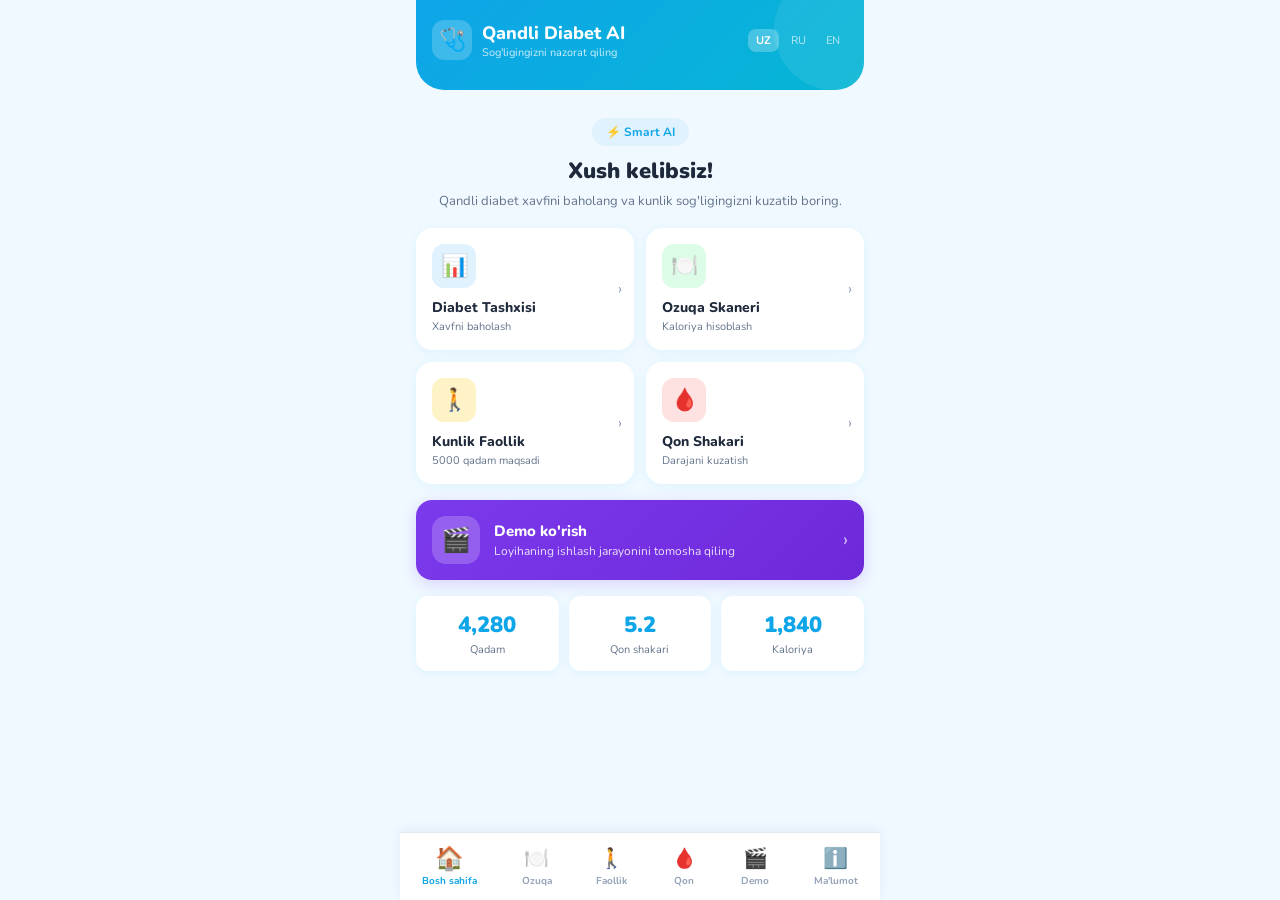
<file: index.html>
<!DOCTYPE html>
<html lang="uz">
<head>
<meta charset="UTF-8">
<meta name="viewport" content="width=device-width, initial-scale=1.0, maximum-scale=1.0, user-scalable=no">
<title>Qandli Diabet AI</title>
<style>
@import url('https://fonts.googleapis.com/css2?family=Nunito:wght@400;600;700;800;900&display=swap');

* { margin:0; padding:0; box-sizing:border-box; }

:root {
  --primary: #0ea5e9;
  --primary-dark: #0284c7;
  --primary-light: #e0f2fe;
  --accent: #06b6d4;
  --success: #22c55e;
  --warning: #f59e0b;
  --danger: #ef4444;
  --bg: #f0f9ff;
  --card: #ffffff;
  --text: #1e293b;
  --text-light: #64748b;
  --text-lighter: #94a3b8;
  --border: #e2e8f0;
  --shadow: 0 2px 12px rgba(14,165,233,0.08);
  --shadow-lg: 0 8px 32px rgba(14,165,233,0.12);
  --radius: 16px;
  --radius-sm: 12px;
  --nav-height: 72px;
}

body {
  font-family: 'Nunito', sans-serif;
  background: var(--bg);
  color: var(--text);
  max-width: 480px;
  margin: 0 auto;
  min-height: 100vh;
  position: relative;
  overflow-x: hidden;
}

/* ===== SCREENS ===== */
.screen {
  display: none;
  padding: 0 16px 90px;
  animation: fadeIn 0.3s ease;
}
.screen.active { display: block; }

@keyframes fadeIn {
  from { opacity:0; transform:translateY(10px); }
  to { opacity:1; transform:translateY(0); }
}

/* ===== HEADER ===== */
.header {
  background: linear-gradient(135deg, var(--primary) 0%, var(--accent) 100%);
  color: white;
  padding: 20px 16px 24px;
  border-radius: 0 0 28px 28px;
  margin-bottom: 20px;
  position: relative;
  overflow: hidden;
}
.header::after {
  content: '';
  position: absolute;
  top: -30px; right: -30px;
  width: 120px; height: 120px;
  background: rgba(255,255,255,0.08);
  border-radius: 50%;
}
.header-top {
  display: flex;
  align-items: center;
  justify-content: space-between;
  margin-bottom: 6px;
}
.header-logo {
  display: flex;
  align-items: center;
  gap: 10px;
}
.header-logo .icon {
  width: 40px; height: 40px;
  background: rgba(255,255,255,0.2);
  border-radius: 12px;
  display: flex;
  align-items: center;
  justify-content: center;
  font-size: 22px;
}
.header-logo h1 {
  font-size: 18px;
  font-weight: 800;
}
.header-logo small {
  font-size: 11px;
  opacity: 0.8;
  display: block;
}
.lang-switch {
  display: flex;
  gap: 4px;
}
.lang-switch span {
  font-size: 11px;
  padding: 4px 8px;
  border-radius: 8px;
  cursor: pointer;
  opacity: 0.7;
  transition: 0.2s;
}
.lang-switch span.active {
  background: rgba(255,255,255,0.25);
  opacity: 1;
  font-weight: 700;
}

/* ===== SUB HEADER ===== */
.sub-header {
  background: linear-gradient(135deg, var(--primary) 0%, var(--accent) 100%);
  color: white;
  padding: 16px;
  border-radius: 0 0 24px 24px;
  margin-bottom: 16px;
  display: flex;
  align-items: center;
  gap: 12px;
}
.sub-header .back-btn {
  background: rgba(255,255,255,0.2);
  border: none;
  color: white;
  width: 36px; height: 36px;
  border-radius: 10px;
  font-size: 18px;
  cursor: pointer;
  display: flex;
  align-items: center;
  justify-content: center;
}
.sub-header h2 {
  font-size: 17px;
  font-weight: 800;
}

/* ===== HERO ===== */
.hero {
  text-align: center;
  padding: 8px 0 16px;
}
.hero-badge {
  display: inline-flex;
  align-items: center;
  gap: 6px;
  background: var(--primary-light);
  color: var(--primary);
  padding: 6px 14px;
  border-radius: 20px;
  font-size: 12px;
  font-weight: 700;
  margin-bottom: 10px;
}
.hero h2 {
  font-size: 22px;
  font-weight: 900;
  margin-bottom: 6px;
}
.hero p {
  color: var(--text-light);
  font-size: 13px;
  line-height: 1.5;
}

/* ===== CARDS GRID ===== */
.cards-grid {
  display: grid;
  grid-template-columns: 1fr 1fr;
  gap: 12px;
  margin-bottom: 16px;
}
.card {
  background: var(--card);
  border-radius: var(--radius);
  padding: 16px;
  box-shadow: var(--shadow);
  cursor: pointer;
  transition: all 0.2s;
  position: relative;
  overflow: hidden;
}
.card:hover { transform: translateY(-2px); box-shadow: var(--shadow-lg); }
.card:active { transform: scale(0.97); }
.card .card-icon {
  width: 44px; height: 44px;
  border-radius: 12px;
  display: flex;
  align-items: center;
  justify-content: center;
  font-size: 22px;
  margin-bottom: 10px;
}
.card-icon.blue { background: #e0f2fe; }
.card-icon.green { background: #dcfce7; }
.card-icon.orange { background: #fef3c7; }
.card-icon.red { background: #fee2e2; }
.card-icon.purple { background: #f3e8ff; }
.card h3 { font-size: 14px; font-weight: 800; margin-bottom: 2px; }
.card p { font-size: 11px; color: var(--text-light); }
.card .arrow {
  position: absolute;
  right: 12px; top: 50%;
  transform: translateY(-50%);
  color: var(--text-lighter);
  font-size: 16px;
}

/* ===== QUICK STATS ===== */
.quick-stats {
  display: grid;
  grid-template-columns: 1fr 1fr 1fr;
  gap: 10px;
  margin-bottom: 16px;
}
.stat-card {
  background: var(--card);
  border-radius: var(--radius-sm);
  padding: 14px 10px;
  text-align: center;
  box-shadow: var(--shadow);
}
.stat-card .value {
  font-size: 22px;
  font-weight: 900;
  color: var(--primary);
}
.stat-card .label {
  font-size: 11px;
  color: var(--text-light);
  margin-top: 2px;
}

/* ===== SECTION CARD ===== */
.section-card {
  background: var(--card);
  border-radius: var(--radius);
  padding: 20px;
  box-shadow: var(--shadow);
  margin-bottom: 16px;
}
.section-card h3 {
  font-size: 16px;
  font-weight: 800;
  margin-bottom: 12px;
}

/* ===== TABS ===== */
.tabs {
  display: flex;
  gap: 6px;
  margin-bottom: 16px;
}
.tab {
  flex: 1;
  padding: 10px;
  border-radius: var(--radius-sm);
  border: 2px solid var(--border);
  background: var(--card);
  font-size: 13px;
  font-weight: 700;
  cursor: pointer;
  text-align: center;
  transition: 0.2s;
  font-family: inherit;
}
.tab.active {
  background: var(--primary);
  color: white;
  border-color: var(--primary);
}

/* ===== FORM ===== */
.form-group {
  margin-bottom: 14px;
}
.form-group label {
  display: block;
  font-size: 11px;
  font-weight: 700;
  color: var(--text-light);
  text-transform: uppercase;
  letter-spacing: 0.5px;
  margin-bottom: 6px;
}
.form-group input, .form-group select {
  width: 100%;
  padding: 12px 14px;
  border: 2px solid var(--border);
  border-radius: var(--radius-sm);
  font-size: 14px;
  font-family: inherit;
  font-weight: 600;
  transition: 0.2s;
  background: var(--bg);
}
.form-group input:focus, .form-group select:focus {
  outline: none;
  border-color: var(--primary);
  background: white;
}

/* ===== BUTTONS ===== */
.btn {
  display: flex;
  align-items: center;
  justify-content: center;
  gap: 8px;
  width: 100%;
  padding: 14px;
  border-radius: var(--radius-sm);
  font-size: 15px;
  font-weight: 700;
  font-family: inherit;
  border: none;
  cursor: pointer;
  transition: 0.2s;
}
.btn-primary {
  background: linear-gradient(135deg, var(--primary), var(--accent));
  color: white;
}
.btn-primary:hover { opacity: 0.9; }
.btn-outline {
  background: transparent;
  border: 2px solid var(--primary);
  color: var(--primary);
}
.btn-success {
  background: linear-gradient(135deg, var(--success), #16a34a);
  color: white;
}
.btn-danger {
  background: var(--danger);
  color: white;
}

/* ===== GENDER SELECT ===== */
.gender-select {
  display: flex;
  gap: 10px;
}
.gender-option {
  flex: 1;
  padding: 14px;
  border: 2px solid var(--border);
  border-radius: var(--radius-sm);
  text-align: center;
  cursor: pointer;
  transition: 0.2s;
  background: var(--card);
}
.gender-option.active {
  border-color: var(--primary);
  background: var(--primary-light);
}
.gender-option .emoji { font-size: 28px; display: block; margin-bottom: 4px; }
.gender-option .text { font-size: 13px; font-weight: 700; }

/* ===== FAMILY HISTORY ===== */
.family-select {
  display: flex;
  gap: 8px;
}
.family-option {
  flex: 1;
  padding: 10px 8px;
  border: 2px solid var(--border);
  border-radius: var(--radius-sm);
  text-align: center;
  cursor: pointer;
  transition: 0.2s;
  font-size: 12px;
  font-weight: 600;
  background: var(--card);
}
.family-option.active {
  border-color: var(--primary);
  background: var(--primary-light);
  color: var(--primary);
}

/* ===== BMI DISPLAY ===== */
.bmi-display {
  background: var(--bg);
  border-radius: var(--radius-sm);
  padding: 14px;
  text-align: center;
}
.bmi-display .bmi-label {
  font-size: 12px;
  color: var(--success);
  font-weight: 700;
  margin-bottom: 4px;
}
.bmi-display .bmi-value {
  font-size: 28px;
  font-weight: 900;
  color: var(--text);
}
.bmi-display .bmi-unit {
  font-size: 12px;
  color: var(--text-light);
}

/* ===== STEP INDICATOR ===== */
.step-indicator {
  text-align: center;
  color: var(--text-lighter);
  font-size: 13px;
  font-weight: 700;
  margin-bottom: 8px;
}

/* ===== RESULT ===== */
.result-box {
  background: var(--bg);
  border-radius: var(--radius);
  padding: 20px;
  text-align: center;
  margin-bottom: 16px;
}
.result-box .risk-label {
  font-size: 12px;
  font-weight: 700;
  color: var(--warning);
  letter-spacing: 1px;
  text-transform: uppercase;
  margin-bottom: 6px;
}
.result-box .risk-value {
  font-size: 42px;
  font-weight: 900;
  color: var(--text);
}
.result-box .risk-level {
  font-size: 14px;
  font-weight: 700;
  color: var(--text-light);
}

/* ===== AI CONCLUSION ===== */
.ai-conclusion {
  background: linear-gradient(135deg, #f0f9ff, #e0f2fe);
  border-radius: var(--radius);
  padding: 16px;
  margin-bottom: 16px;
}
.ai-conclusion .ai-icon {
  font-size: 20px;
  margin-bottom: 8px;
}
.ai-conclusion h4 {
  font-size: 13px;
  font-weight: 800;
  color: var(--primary);
  margin-bottom: 6px;
}
.ai-conclusion p {
  font-size: 13px;
  color: var(--text-light);
  line-height: 1.5;
}

/* ===== FOOD LIST ===== */
.food-item {
  display: flex;
  align-items: center;
  gap: 12px;
  padding: 12px 0;
  border-bottom: 1px solid var(--border);
}
.food-item:last-child { border-bottom: none; }
.food-item .food-icon {
  width: 42px; height: 42px;
  background: var(--bg);
  border-radius: 12px;
  display: flex;
  align-items: center;
  justify-content: center;
  font-size: 20px;
}
.food-item .food-info { flex: 1; }
.food-item .food-name { font-size: 14px; font-weight: 700; }
.food-item .food-detail { font-size: 12px; color: var(--text-light); }
.food-item .food-badge {
  font-size: 11px;
  font-weight: 700;
  padding: 4px 10px;
  border-radius: 8px;
}
.food-badge.good { background: #dcfce7; color: #16a34a; }
.food-badge.medium { background: #fef3c7; color: #d97706; }
.food-badge.excellent { background: #e0f2fe; color: #0284c7; }

/* ===== NUTRITION RESULT ===== */
.nutrition-grid {
  display: grid;
  grid-template-columns: 1fr 1fr;
  gap: 10px;
  margin-bottom: 16px;
}
.nutrition-item {
  background: var(--bg);
  border-radius: var(--radius-sm);
  padding: 14px;
  text-align: center;
}
.nutrition-item .n-value {
  font-size: 24px;
  font-weight: 900;
  color: var(--text);
}
.nutrition-item .n-unit {
  font-size: 11px;
  color: var(--text-light);
}
.nutrition-item .n-label {
  font-size: 12px;
  font-weight: 700;
  color: var(--text-light);
  margin-top: 2px;
}

/* ===== DAILY SUMMARY ===== */
.daily-summary {
  display: flex;
  justify-content: space-around;
  text-align: center;
  padding: 14px 0;
  border-bottom: 1px solid var(--border);
  margin-bottom: 12px;
}
.daily-summary .ds-item .ds-value { font-size: 16px; font-weight: 800; }
.daily-summary .ds-item .ds-label { font-size: 11px; color: var(--text-light); }

/* ===== ACTIVITY SCREEN ===== */
.activity-hero {
  text-align: center;
  padding: 20px 0;
}
.activity-hero .step-count {
  font-size: 52px;
  font-weight: 900;
  color: var(--primary);
}
.activity-hero .step-label {
  font-size: 14px;
  color: var(--text-light);
  font-weight: 600;
}
.activity-hero .step-percent {
  font-size: 13px;
  color: var(--accent);
  font-weight: 700;
  margin-top: 4px;
}
.activity-hero .step-goal {
  font-size: 12px;
  color: var(--text-lighter);
  margin-top: 2px;
}

.activity-stats {
  display: grid;
  grid-template-columns: repeat(2, 1fr);
  gap: 10px;
  margin-bottom: 16px;
}
.a-stat {
  background: var(--card);
  border-radius: var(--radius-sm);
  padding: 14px;
  text-align: center;
  box-shadow: var(--shadow);
}
.a-stat .a-icon { font-size: 20px; margin-bottom: 4px; }
.a-stat .a-value { font-size: 22px; font-weight: 900; color: var(--text); }
.a-stat .a-label { font-size: 11px; color: var(--text-light); }

/* ===== BLOOD SUGAR ===== */
.blood-hero {
  text-align: center;
  padding: 20px 0;
}
.blood-hero .blood-value {
  font-size: 56px;
  font-weight: 900;
  color: var(--primary);
}
.blood-hero .blood-unit {
  font-size: 16px;
  color: var(--text-light);
  font-weight: 600;
}
.blood-hero .blood-status {
  display: inline-flex;
  padding: 4px 14px;
  border-radius: 20px;
  font-size: 13px;
  font-weight: 700;
  margin-top: 6px;
}
.blood-status.normal { background: #dcfce7; color: #16a34a; }
.blood-status.high { background: #fee2e2; color: #dc2626; }
.blood-hero .blood-time {
  font-size: 12px;
  color: var(--text-lighter);
  margin-top: 6px;
}

.blood-history-item {
  display: flex;
  align-items: center;
  justify-content: space-between;
  padding: 12px 0;
  border-bottom: 1px solid var(--border);
}
.blood-history-item:last-child { border-bottom: none; }
.bh-left .bh-value { font-size: 16px; font-weight: 800; }
.bh-left .bh-time { font-size: 12px; color: var(--text-light); }
.bh-badge {
  font-size: 11px;
  font-weight: 700;
  padding: 4px 10px;
  border-radius: 8px;
}

/* ===== ABOUT SCREEN ===== */
.about-stats {
  display: flex;
  justify-content: space-around;
  margin: 20px 0;
}
.about-stat {
  text-align: center;
}
.about-stat .as-value {
  font-size: 20px;
  font-weight: 900;
  color: var(--primary);
}
.about-stat .as-sub {
  font-size: 10px;
  color: var(--text-light);
  font-weight: 700;
  text-transform: uppercase;
}

.team-grid {
  display: grid;
  grid-template-columns: 1fr 1fr;
  gap: 12px;
}
.team-member {
  background: var(--bg);
  border-radius: var(--radius-sm);
  padding: 16px;
  text-align: center;
}
.team-member .tm-icon { font-size: 36px; margin-bottom: 6px; }
.team-member .tm-name { font-size: 13px; font-weight: 800; }
.team-member .tm-role { font-size: 11px; color: var(--text-light); }

/* ===== DEMO SCREEN ===== */
.demo-video-container {
  border-radius: var(--radius);
  overflow: hidden;
  background: #000;
  margin-bottom: 16px;
  box-shadow: var(--shadow-lg);
  position: relative;
}
.demo-video-container video,
.demo-video-container iframe {
  width: 100%;
  aspect-ratio: 16/9;
  display: block;
  border: none;
}
.demo-video-placeholder {
  width: 100%;
  aspect-ratio: 16/9;
  background: linear-gradient(135deg, #0f172a 0%, #1e3a5f 50%, #0f172a 100%);
  display: flex;
  flex-direction: column;
  align-items: center;
  justify-content: center;
  color: white;
  position: relative;
  overflow: hidden;
}
.demo-video-placeholder::before {
  content: '';
  position: absolute;
  inset: 0;
  background: radial-gradient(circle at 50% 50%, rgba(14,165,233,0.15) 0%, transparent 70%);
}
.demo-play-btn {
  width: 72px; height: 72px;
  background: rgba(14,165,233,0.9);
  border-radius: 50%;
  display: flex;
  align-items: center;
  justify-content: center;
  cursor: pointer;
  transition: 0.3s;
  z-index: 1;
  border: 3px solid rgba(255,255,255,0.3);
}
.demo-play-btn:hover {
  transform: scale(1.1);
  background: var(--primary);
}
.demo-play-btn svg {
  width: 28px; height: 28px;
  fill: white;
  margin-left: 4px;
}
.demo-video-placeholder .demo-label {
  margin-top: 14px;
  font-size: 14px;
  font-weight: 700;
  color: rgba(255,255,255,0.8);
  z-index: 1;
}
.demo-video-placeholder .demo-duration {
  margin-top: 4px;
  font-size: 12px;
  color: rgba(255,255,255,0.5);
  z-index: 1;
}

.demo-desc-box {
  background: var(--card);
  border-radius: var(--radius);
  padding: 20px;
  box-shadow: var(--shadow);
  margin-bottom: 16px;
}
.demo-desc-box h3 {
  font-size: 16px;
  font-weight: 800;
  margin-bottom: 10px;
  display: flex;
  align-items: center;
  gap: 8px;
}
.demo-desc-box p {
  font-size: 13px;
  color: var(--text-light);
  line-height: 1.7;
  margin-bottom: 10px;
}
.demo-desc-box ul {
  list-style: none;
  padding: 0;
}
.demo-desc-box ul li {
  font-size: 13px;
  color: var(--text-light);
  padding: 6px 0;
  padding-left: 22px;
  position: relative;
  line-height: 1.5;
}
.demo-desc-box ul li::before {
  content: '✓';
  position: absolute;
  left: 0;
  color: var(--success);
  font-weight: 700;
}

.demo-features {
  display: grid;
  grid-template-columns: 1fr 1fr;
  gap: 10px;
  margin-bottom: 16px;
}
.demo-feature {
  background: var(--card);
  border-radius: var(--radius-sm);
  padding: 16px;
  text-align: center;
  box-shadow: var(--shadow);
  transition: 0.2s;
}
.demo-feature:hover { transform: translateY(-2px); box-shadow: var(--shadow-lg); }
.demo-feature .df-icon { font-size: 28px; margin-bottom: 8px; }
.demo-feature .df-title { font-size: 13px; font-weight: 800; margin-bottom: 3px; }
.demo-feature .df-desc { font-size: 11px; color: var(--text-light); }

.demo-prototype-box {
  background: linear-gradient(135deg, var(--primary) 0%, var(--accent) 100%);
  border-radius: var(--radius);
  padding: 24px 20px;
  text-align: center;
  color: white;
  margin-bottom: 16px;
  position: relative;
  overflow: hidden;
}
.demo-prototype-box::after {
  content: '';
  position: absolute;
  top: -40px; right: -40px;
  width: 140px; height: 140px;
  background: rgba(255,255,255,0.08);
  border-radius: 50%;
}
.demo-prototype-box h3 {
  font-size: 17px;
  font-weight: 800;
  margin-bottom: 8px;
  position: relative;
  z-index: 1;
}
.demo-prototype-box p {
  font-size: 13px;
  opacity: 0.85;
  margin-bottom: 16px;
  line-height: 1.5;
  position: relative;
  z-index: 1;
}
.demo-prototype-btn {
  display: inline-flex;
  align-items: center;
  gap: 8px;
  padding: 14px 28px;
  background: white;
  color: var(--primary);
  border-radius: var(--radius-sm);
  font-size: 15px;
  font-weight: 800;
  text-decoration: none;
  transition: 0.2s;
  position: relative;
  z-index: 1;
  cursor: pointer;
  border: none;
  font-family: inherit;
}
.demo-prototype-btn:hover { transform: scale(1.03); box-shadow: 0 4px 20px rgba(0,0,0,0.15); }

.demo-tech-stack {
  background: var(--card);
  border-radius: var(--radius);
  padding: 20px;
  box-shadow: var(--shadow);
  margin-bottom: 16px;
}
.demo-tech-stack h3 {
  font-size: 16px;
  font-weight: 800;
  margin-bottom: 12px;
}
.tech-tags {
  display: flex;
  flex-wrap: wrap;
  gap: 8px;
}
.tech-tag {
  padding: 6px 14px;
  border-radius: 20px;
  font-size: 12px;
  font-weight: 700;
}
.tech-tag.html { background: #fee2e2; color: #dc2626; }
.tech-tag.css { background: #e0f2fe; color: #0284c7; }
.tech-tag.js { background: #fef3c7; color: #d97706; }
.tech-tag.ai { background: #f3e8ff; color: #7c3aed; }
.tech-tag.api { background: #dcfce7; color: #16a34a; }

/* ===== CLINICAL QUESTIONS ===== */
.question-card {
  background: var(--bg);
  border-radius: var(--radius);
  padding: 20px;
  margin-bottom: 16px;
}
.question-card .q-number {
  font-size: 12px;
  color: var(--primary);
  font-weight: 700;
  margin-bottom: 8px;
}
.question-card .q-text {
  font-size: 15px;
  font-weight: 700;
  margin-bottom: 14px;
}
.q-options {
  display: flex;
  flex-direction: column;
  gap: 8px;
}
.q-option {
  padding: 12px 16px;
  border: 2px solid var(--border);
  border-radius: var(--radius-sm);
  font-size: 14px;
  font-weight: 600;
  cursor: pointer;
  transition: 0.2s;
  background: var(--card);
}
.q-option.selected {
  border-color: var(--primary);
  background: var(--primary-light);
  color: var(--primary);
}

/* ===== WEEKLY MENU ===== */
.menu-day {
  margin-bottom: 14px;
}
.menu-day .day-label {
  font-size: 13px;
  font-weight: 800;
  color: var(--primary);
  margin-bottom: 8px;
}
.menu-meal {
  display: flex;
  gap: 10px;
  padding: 8px 0;
  border-bottom: 1px solid var(--border);
}
.menu-meal:last-child { border-bottom: none; }
.menu-meal .meal-type {
  font-size: 11px;
  font-weight: 700;
  color: var(--text-lighter);
  width: 70px;
  flex-shrink: 0;
  text-transform: uppercase;
}
.menu-meal .meal-food {
  font-size: 13px;
  font-weight: 600;
  color: var(--text);
}

/* ===== STEP REC ===== */
.step-rec {
  background: linear-gradient(135deg, #dcfce7, #e0f2fe);
  border-radius: var(--radius);
  padding: 16px;
  text-align: center;
  margin-bottom: 16px;
}
.step-rec .sr-icon { font-size: 24px; }
.step-rec .sr-label { font-size: 12px; font-weight: 700; color: var(--text-light); margin-top: 4px; }
.step-rec .sr-value { font-size: 22px; font-weight: 900; color: var(--text); }
.step-rec .sr-unit { font-size: 12px; color: var(--text-light); }

/* ===== ANALYSIS LOADING ===== */
.analysis-loading {
  text-align: center;
  padding: 30px 0;
}
.analysis-loading .al-brain { font-size: 48px; margin-bottom: 12px; }
.analysis-loading h3 {
  font-size: 18px;
  font-weight: 800;
  margin-bottom: 8px;
}
.analysis-loading p {
  font-size: 13px;
  color: var(--text-light);
}

/* ===== UPLOAD AREA ===== */
.upload-area {
  border: 2px dashed var(--border);
  border-radius: var(--radius);
  padding: 30px;
  text-align: center;
  cursor: pointer;
  transition: 0.2s;
}
.upload-area:hover {
  border-color: var(--primary);
  background: var(--primary-light);
}
.upload-area .upload-icon { font-size: 40px; margin-bottom: 8px; }
.upload-area p { font-size: 13px; color: var(--text-light); margin-bottom: 12px; }

/* ===== BOTTOM NAV ===== */
.bottom-nav {
  position: fixed;
  bottom: 0;
  left: 50%;
  transform: translateX(-50%);
  width: 100%;
  max-width: 480px;
  background: var(--card);
  border-top: 1px solid var(--border);
  display: flex;
  justify-content: space-around;
  padding: 8px 0;
  padding-bottom: max(8px, env(safe-area-inset-bottom));
  z-index: 100;
  box-shadow: 0 -2px 12px rgba(0,0,0,0.06);
}
.nav-item {
  display: flex;
  flex-direction: column;
  align-items: center;
  gap: 2px;
  cursor: pointer;
  padding: 4px 8px;
  transition: 0.2s;
  border: none;
  background: none;
  font-family: inherit;
  min-width: 0;
}
.nav-item .nav-icon { font-size: 20px; }
.nav-item .nav-label { font-size: 10px; font-weight: 700; color: var(--text-lighter); }
.nav-item.active .nav-label { color: var(--primary); }
.nav-item.active .nav-icon { transform: scale(1.15); }

/* ===== UTILITIES ===== */
.text-center { text-align: center; }
.text-sm { font-size: 12px; }
.text-light { color: var(--text-light); }
.mt-8 { margin-top: 8px; }
.mt-16 { margin-top: 16px; }
.mb-8 { margin-bottom: 8px; }
.mb-16 { margin-bottom: 16px; }
.mb-24 { margin-bottom: 24px; }
.flex-row { display: flex; gap: 10px; }
.flex-1 { flex: 1; }
.notice {
  background: #fffbeb;
  border: 1px solid #fde68a;
  border-radius: var(--radius-sm);
  padding: 10px 14px;
  font-size: 12px;
  color: #92400e;
  text-align: center;
  margin-bottom: 12px;
}

/* ===== INPUT ROW ===== */
.input-row {
  display: flex;
  gap: 8px;
  margin-bottom: 12px;
}
.input-row input {
  flex: 1;
  padding: 12px 14px;
  border: 2px solid var(--border);
  border-radius: var(--radius-sm);
  font-size: 14px;
  font-family: inherit;
  font-weight: 600;
}
.input-row input:focus { outline: none; border-color: var(--primary); }
.input-row button {
  padding: 12px 16px;
  background: var(--primary);
  color: white;
  border: none;
  border-radius: var(--radius-sm);
  font-size: 14px;
  font-weight: 700;
  cursor: pointer;
  font-family: inherit;
}

/* ===== BLOOD SUGAR TIMING ===== */
.timing-options {
  display: grid;
  grid-template-columns: 1fr 1fr;
  gap: 8px;
  margin-bottom: 16px;
}
.timing-option {
  padding: 10px;
  border: 2px solid var(--border);
  border-radius: var(--radius-sm);
  text-align: center;
  font-size: 12px;
  font-weight: 600;
  cursor: pointer;
  transition: 0.2s;
  background: var(--card);
}
.timing-option.active {
  border-color: var(--primary);
  background: var(--primary-light);
  color: var(--primary);
}

/* ===== PROGRESS CIRCLE (Activity) ===== */
.progress-ring-container {
  position: relative;
  display: inline-block;
}
.progress-ring-container .ring-text {
  position: absolute;
  top: 50%;
  left: 50%;
  transform: translate(-50%, -50%);
  text-align: center;
}

/* ===== CHART BARS ===== */
.chart-bars {
  display: flex;
  align-items: flex-end;
  justify-content: space-between;
  height: 120px;
  gap: 6px;
  padding: 10px 0;
}
.chart-bar {
  flex: 1;
  display: flex;
  flex-direction: column;
  align-items: center;
  gap: 4px;
}
.chart-bar .bar {
  width: 100%;
  max-width: 28px;
  border-radius: 6px 6px 0 0;
  transition: 0.3s;
}
.chart-bar .bar-label {
  font-size: 10px;
  color: var(--text-lighter);
  font-weight: 600;
}

/* ===== SCROLLBAR ===== */
::-webkit-scrollbar { width: 4px; }
::-webkit-scrollbar-thumb { background: var(--border); border-radius: 4px; }

/* ===== DEMO BADGE ON HOME ===== */
.demo-banner {
  background: linear-gradient(135deg, #7c3aed 0%, #6d28d9 100%);
  border-radius: var(--radius);
  padding: 16px;
  margin-bottom: 16px;
  color: white;
  display: flex;
  align-items: center;
  gap: 14px;
  cursor: pointer;
  transition: 0.2s;
  box-shadow: 0 4px 16px rgba(124,58,237,0.2);
}
.demo-banner:hover { transform: translateY(-2px); box-shadow: 0 6px 24px rgba(124,58,237,0.3); }
.demo-banner:active { transform: scale(0.98); }
.demo-banner .db-icon {
  width: 48px; height: 48px;
  background: rgba(255,255,255,0.2);
  border-radius: 14px;
  display: flex;
  align-items: center;
  justify-content: center;
  font-size: 24px;
  flex-shrink: 0;
}
.demo-banner .db-content { flex: 1; }
.demo-banner h3 { font-size: 15px; font-weight: 800; }
.demo-banner p { font-size: 12px; opacity: 0.85; margin-top: 2px; }
.demo-banner .db-arrow { font-size: 20px; opacity: 0.7; }
</style>
</head>
<body>

<!-- ==================== HOME SCREEN ==================== -->
<div id="screen-home" class="screen active">
  <div class="header">
    <div class="header-top">
      <div class="header-logo">
        <div class="icon">🩺</div>
        <div>
          <h1>Qandli Diabet AI</h1>
          <small>Sog'ligingizni nazorat qiling</small>
        </div>
      </div>
      <div class="lang-switch">
        <span class="active">UZ</span>
        <span>RU</span>
        <span>EN</span>
      </div>
    </div>
  </div>

  <div class="hero">
    <div class="hero-badge">⚡ Smart AI</div>
    <h2>Xush kelibsiz!</h2>
    <p>Qandli diabet xavfini baholang va kunlik sog'ligingizni kuzatib boring.</p>
  </div>

  <div class="cards-grid">
    <div class="card" onclick="showScreen('screen-diagnosis')">
      <div class="card-icon blue">📊</div>
      <h3>Diabet Tashxisi</h3>
      <p>Xavfni baholash</p>
      <span class="arrow">›</span>
    </div>
    <div class="card" onclick="showScreen('screen-food')">
      <div class="card-icon green">🍽️</div>
      <h3>Ozuqa Skaneri</h3>
      <p>Kaloriya hisoblash</p>
      <span class="arrow">›</span>
    </div>
    <div class="card" onclick="showScreen('screen-activity')">
      <div class="card-icon orange">🚶</div>
      <h3>Kunlik Faollik</h3>
      <p>5000 qadam maqsadi</p>
      <span class="arrow">›</span>
    </div>
    <div class="card" onclick="showScreen('screen-blood')">
      <div class="card-icon red">🩸</div>
      <h3>Qon Shakari</h3>
      <p>Darajani kuzatish</p>
      <span class="arrow">›</span>
    </div>
  </div>

  <!-- Demo Banner on Home -->
  <div class="demo-banner" onclick="showScreen('screen-demo')">
    <div class="db-icon">🎬</div>
    <div class="db-content">
      <h3>Demo ko'rish</h3>
      <p>Loyihaning ishlash jarayonini tomosha qiling</p>
    </div>
    <span class="db-arrow">›</span>
  </div>

  <div class="quick-stats">
    <div class="stat-card">
      <div class="value">4,280</div>
      <div class="label">Qadam</div>
    </div>
    <div class="stat-card">
      <div class="value">5.2</div>
      <div class="label">Qon shakari</div>
    </div>
    <div class="stat-card">
      <div class="value">1,840</div>
      <div class="label">Kaloriya</div>
    </div>
  </div>
</div>

<!-- ==================== FOOD SCREEN ==================== -->
<div id="screen-food" class="screen">
  <div class="sub-header">
    <button class="back-btn" onclick="showScreen('screen-home')">‹</button>
    <h2>Ozuqa Tahlili</h2>
  </div>

  <p class="text-sm text-light text-center mb-16">Ovqat nomini yozing yoki rasmini oling — AI ozuqaviy qiymatini aniqlaydi.</p>

  <div class="tabs">
    <button class="tab active" onclick="switchTab(this, 'food-text')">T Matn</button>
    <button class="tab" onclick="switchTab(this, 'food-camera')">📷 Kamera</button>
  </div>

  <div id="food-text">
    <div class="section-card">
      <div class="form-group">
        <label>Ovqat nomi</label>
        <div style="position:relative;">
          <input type="text" placeholder="Masalan: Palov, Non, Osh..." id="foodNameInput">
          <span style="position:absolute; right:12px; top:50%; transform:translateY(-50%); color:var(--text-lighter);">🔍</span>
        </div>
      </div>
      <div class="form-group">
        <label>Miqdori (ixtiyoriy)</label>
        <div class="flex-row">
          <input type="number" placeholder="100" style="flex:1;">
          <select style="width:100px;">
            <option>g</option>
            <option>po'rsiya</option>
          </select>
        </div>
      </div>
      <button class="btn btn-primary" onclick="analyzeFood()">🔍 Tahlil qilish</button>
    </div>
  </div>

  <div id="food-camera" style="display:none;">
    <div class="section-card">
      <div class="upload-area">
        <div class="upload-icon">📷</div>
        <p>Rasmga olish yoki yuklash</p>
        <p class="text-sm text-light">Ovqat rasmini oling, AI tahlil qiladi</p>
        <div class="flex-row mt-16" style="justify-content:center;">
          <button class="btn btn-outline" style="width:auto; padding:10px 20px; font-size:13px;">🖼️ Galereya</button>
          <button class="btn btn-primary" style="width:auto; padding:10px 20px; font-size:13px;">📷 Kamera</button>
        </div>
      </div>
      <button class="btn btn-primary mt-16">📸 Rasmni tahlil qilish</button>
    </div>
  </div>

  <div class="nutrition-grid">
    <div class="nutrition-item">
      <div class="n-value">—</div>
      <div class="n-unit">kcal</div>
      <div class="n-label">Kaloriya</div>
    </div>
    <div class="nutrition-item">
      <div class="n-value">—</div>
      <div class="n-unit">g</div>
      <div class="n-label">Uglevodlar</div>
    </div>
    <div class="nutrition-item">
      <div class="n-value">—</div>
      <div class="n-unit">g</div>
      <div class="n-label">Oqsil</div>
    </div>
    <div class="nutrition-item">
      <div class="n-value">—</div>
      <div class="n-unit">g</div>
      <div class="n-label">Yog'</div>
    </div>
  </div>

  <div class="section-card text-center text-sm text-light mb-16">
    <span>—</span><br>GI: —
  </div>

  <button class="btn btn-outline mb-16">↺ Yangi tahlil</button>

  <div class="section-card">
    <h3>Bugungi ozuqalar</h3>
    <div class="daily-summary">
      <div class="ds-item">
        <div class="ds-value">1,840 kcal</div>
        <div class="ds-label">Kunlik jami</div>
      </div>
    </div>
    <div style="display:flex; justify-content:space-around; margin-bottom:12px;">
      <div class="text-center">
        <div style="font-weight:800;">245g</div>
        <div class="text-sm text-light">Uglevod</div>
      </div>
      <div class="text-center">
        <div style="font-weight:800;">82g</div>
        <div class="text-sm text-light">Oqsil</div>
      </div>
      <div class="text-center">
        <div style="font-weight:800;">54g</div>
        <div class="text-sm text-light">Yog'</div>
      </div>
    </div>
    <div class="food-item">
      <div class="food-icon">🍚</div>
      <div class="food-info">
        <div class="food-name">Palov</div>
        <div class="food-detail">320 kcal · 200g</div>
      </div>
      <span class="food-badge medium">O'rta</span>
    </div>
    <div class="food-item">
      <div class="food-icon">🥚</div>
      <div class="food-info">
        <div class="food-name">Qaynatilgan tuxum</div>
        <div class="food-detail">78 kcal · 1 dona</div>
      </div>
      <span class="food-badge good">Yaxshi</span>
    </div>
    <div class="food-item">
      <div class="food-icon">🍵</div>
      <div class="food-info">
        <div class="food-name">Ko'k choy</div>
        <div class="food-detail">3 kcal · 200ml</div>
      </div>
      <span class="food-badge excellent">A'lo</span>
    </div>
  </div>
</div>

<!-- ==================== DIAGNOSIS SCREEN ==================== -->
<div id="screen-diagnosis" class="screen">
  <div class="sub-header">
    <button class="back-btn" onclick="showScreen('screen-home')">‹</button>
    <h2>SMART DIABETES AI</h2>
  </div>

  <!-- Step 1: Profile -->
  <div id="diag-step-1">
    <div class="step-indicator">1 / 3</div>
    <div class="section-card">
      <h3>Profil Ma'lumotlari</h3>
      <p class="text-sm text-light mb-16">Aniq natija uchun barcha maydonlarni to'ldiring. BMI avtomatik hisoblanadi.</p>

      <div class="form-group">
        <label>ISM FAMILIYA</label>
        <input type="text" placeholder="Ism Familiya" id="fullName">
      </div>
      <div class="flex-row">
        <div class="form-group flex-1">
          <label>YOSH</label>
          <input type="number" placeholder="25" id="age">
        </div>
        <div class="form-group flex-1">
          <label>VAZN (KG)</label>
          <input type="number" placeholder="70" id="weight" oninput="calcBMI()">
        </div>
      </div>
      <div class="form-group">
        <label>BO'Y (SM)</label>
        <input type="number" placeholder="170" id="height" oninput="calcBMI()">
      </div>

      <div class="form-group">
        <label>BMI</label>
        <div class="bmi-display">
          <div class="bmi-label" id="bmiStatus">Normal ✓</div>
          <div class="bmi-value" id="bmiValue">—</div>
          <div class="bmi-unit">kg/m²</div>
        </div>
      </div>

      <div class="form-group">
        <label>JINS</label>
        <div class="gender-select">
          <div class="gender-option active" onclick="selectGender(this)">
            <span class="emoji">👨</span>
            <span class="text">Erkak</span>
          </div>
          <div class="gender-option" onclick="selectGender(this)">
            <span class="emoji">👩</span>
            <span class="text">Ayol</span>
          </div>
        </div>
      </div>

      <div class="form-group">
        <label>OILAVIY DIABET TARIXI</label>
        <div class="family-select">
          <div class="family-option active" onclick="selectFamily(this)">Yo'q</div>
          <div class="family-option" onclick="selectFamily(this)">Bir ota-ona</div>
          <div class="family-option" onclick="selectFamily(this)">Ikkalasi ham</div>
        </div>
      </div>

      <button class="btn btn-primary mt-16" onclick="goToStep(2)">Klinik Tekshiruvga O'tish →</button>
    </div>
  </div>

  <!-- Step 2: Clinical -->
  <div id="diag-step-2" style="display:none;">
    <div class="step-indicator">2 / 3</div>
    <div class="section-card">
      <h3>Klinik Baholash</h3>
      <p class="text-sm text-light mb-16">AI har bir simptomni alohida koeffitsient bilan tahlil qiladi</p>

      <div id="questions-container">
        <div class="question-card">
          <div class="q-number">1/6</div>
          <div class="q-text">Tez-tez chanqaysizmi?</div>
          <div class="q-options">
            <div class="q-option" onclick="selectOption(this)">Ha, doimo</div>
            <div class="q-option" onclick="selectOption(this)">Ba'zan</div>
            <div class="q-option" onclick="selectOption(this)">Yo'q</div>
          </div>
        </div>
      </div>

      <div class="notice">⚠️ Iltimos, javob bering.</div>

      <div class="flex-row mt-16">
        <button class="btn btn-outline flex-1" onclick="goToStep(1)">← Orqaga</button>
        <button class="btn btn-primary flex-1" onclick="goToStep(3)">Natija →</button>
      </div>
    </div>
  </div>

  <!-- Step 3: Result -->
  <div id="diag-step-3" style="display:none;">
    <div class="step-indicator">3 / 3</div>

    <div class="analysis-loading" id="analysisLoading">
      <div class="al-brain">🧠</div>
      <h3>AI Ma'lumotlaringizni<br>Tahlil Qilmoqda</h3>
      <p>Weighted Risk Scoring...</p>
    </div>

    <div id="analysisResult" style="display:none;">
      <div class="notice">AI bashorati — tibbiy tashxis emas</div>

      <div class="result-box">
        <div class="risk-label">⚠ QANDLI DIABET XAVFI</div>
        <div class="risk-value" id="riskPercent">35%</div>
        <div class="risk-level" id="riskLevel">O'rtacha xavf</div>
      </div>

      <div class="ai-conclusion">
        <div class="ai-icon">🤖</div>
        <h4>AI XULOSASI</h4>
        <p id="aiConclusion">Sizning ma'lumotlaringiz asosida qandli diabet xavfi o'rtacha darajada. Muntazam tekshiruvdan o'tishingiz tavsiya etiladi.</p>
      </div>

      <div class="step-rec">
        <div class="sr-icon">🚶</div>
        <div class="sr-label">KUNLIK QADAM</div>
        <div class="sr-value">8 000</div>
        <div class="sr-unit">qadam / kuniga</div>
      </div>

      <button class="btn btn-primary mb-8" onclick="goToStep(1)">🔄 Qaytadan Tekshirish</button>
      <button class="btn btn-success" onclick="showScreen('screen-menu')">🥗 Ovqatlanish Rejimi</button>
    </div>
  </div>
</div>

<!-- ==================== MENU SCREEN ==================== -->
<div id="screen-menu" class="screen">
  <div class="sub-header">
    <button class="back-btn" onclick="showScreen('screen-diagnosis')">‹</button>
    <h2>Haftalik Menyu</h2>
  </div>

  <div class="section-card">
    <h3>Ovqatlanish Rejimi</h3>
    <p class="text-sm text-light mb-16">1-tip va 2-tip diabet uchun</p>
    <div class="tabs">
      <button class="tab active" onclick="switchMenuTab(this, '1-tip')">1-tip</button>
      <button class="tab" onclick="switchMenuTab(this, '2-tip')">2-tip</button>
    </div>

    <div id="menu-content">
      <div class="menu-day">
        <div class="day-label">Dushanba</div>
        <div class="menu-meal">
          <span class="meal-type">Nonushta</span>
          <span class="meal-food">Sut bilan bo'tqa, 1 tuxum, ko'k choy</span>
        </div>
        <div class="menu-meal">
          <span class="meal-type">Tushlik</span>
          <span class="meal-food">Sabzavotli sho'rva, guruch, baliq</span>
        </div>
        <div class="menu-meal">
          <span class="meal-type">Kechlik</span>
          <span class="meal-food">Salat, non, qatiq</span>
        </div>
      </div>
      <div class="menu-day">
        <div class="day-label">Seshanba</div>
        <div class="menu-meal">
          <span class="meal-type">Nonushta</span>
          <span class="meal-food">Tvorog, meva, ko'k choy</span>
        </div>
        <div class="menu-meal">
          <span class="meal-type">Tushlik</span>
          <span class="meal-food">Makaron, tovuq go'shti, salat</span>
        </div>
        <div class="menu-meal">
          <span class="meal-type">Kechlik</span>
          <span class="meal-food">Qaynatilgan sabzavot, kefir</span>
        </div>
      </div>
      <div class="menu-day">
        <div class="day-label">Chorshanba</div>
        <div class="menu-meal">
          <span class="meal-type">Nonushta</span>
          <span class="meal-food">Yog'siz omlet, non, choy</span>
        </div>
        <div class="menu-meal">
          <span class="meal-type">Tushlik</span>
          <span class="meal-food">Mosh sho'rva, guruch, salat</span>
        </div>
        <div class="menu-meal">
          <span class="meal-type">Kechlik</span>
          <span class="meal-food">Tvorog, meva salati</span>
        </div>
      </div>
    </div>
  </div>

  <div class="step-rec">
    <div class="sr-icon">🚶</div>
    <div class="sr-label">KUNLIK QADAM</div>
    <div class="sr-value">8 000 – 10 000</div>
    <div class="sr-unit">qadam / kuniga</div>
  </div>
</div>

<!-- ==================== ACTIVITY SCREEN ==================== -->
<div id="screen-activity" class="screen">
  <div class="sub-header">
    <button class="back-btn" onclick="showScreen('screen-home')">‹</button>
    <h2>Kunlik Faollik</h2>
  </div>

  <div class="section-card">
    <p class="text-sm text-light text-center">Bugun</p>
    <div class="activity-hero">
      <div class="step-count">4,280</div>
      <div class="step-label">qadam</div>
      <div class="step-percent">43% maqsad</div>
      <div class="step-goal">Maqsad: <strong>10,000</strong></div>
    </div>
  </div>

  <div class="activity-stats">
    <div class="a-stat">
      <div class="a-icon">🔥</div>
      <div class="a-value">186</div>
      <div class="a-label">kcal yondi</div>
    </div>
    <div class="a-stat">
      <div class="a-icon">⏱️</div>
      <div class="a-value">42</div>
      <div class="a-label">daqiqa faol</div>
    </div>
    <div class="a-stat">
      <div class="a-icon">📏</div>
      <div class="a-value">3.2</div>
      <div class="a-label">km masofa</div>
    </div>
    <div class="a-stat">
      <div class="a-icon">❤️</div>
      <div class="a-value">72</div>
      <div class="a-label">yurak urishi</div>
    </div>
  </div>

  <div class="section-card">
    <h3>Haftalik qadam tarixi</h3>
    <div class="chart-bars">
      <div class="chart-bar">
        <div class="bar" style="height:45%; background:var(--primary-light);"></div>
        <div class="bar-label">Du</div>
      </div>
      <div class="chart-bar">
        <div class="bar" style="height:65%; background:var(--primary-light);"></div>
        <div class="bar-label">Se</div>
      </div>
      <div class="chart-bar">
        <div class="bar" style="height:80%; background:var(--primary-light);"></div>
        <div class="bar-label">Cho</div>
      </div>
      <div class="chart-bar">
        <div class="bar" style="height:55%; background:var(--primary-light);"></div>
        <div class="bar-label">Pa</div>
      </div>
      <div class="chart-bar">
        <div class="bar" style="height:90%; background:var(--primary);"></div>
        <div class="bar-label">Ju</div>
      </div>
      <div class="chart-bar">
        <div class="bar" style="height:70%; background:var(--primary-light);"></div>
        <div class="bar-label">Sha</div>
      </div>
      <div class="chart-bar">
        <div class="bar" style="height:43%; background:var(--accent);"></div>
        <div class="bar-label">Ya</div>
      </div>
    </div>
  </div>

  <div class="section-card">
    <div class="form-group">
      <label>Maqsad (qadam)</label>
      <input type="number" value="10000" id="stepGoal">
    </div>
    <button class="btn btn-primary">Saqlash</button>
  </div>
</div>

<!-- ==================== BLOOD SUGAR SCREEN ==================== -->
<div id="screen-blood" class="screen">
  <div class="sub-header">
    <button class="back-btn" onclick="showScreen('screen-home')">‹</button>
    <h2>Qon Shakari</h2>
  </div>

  <div class="section-card">
    <p class="text-sm text-light text-center">Oxirgi o'lchov</p>
    <div class="blood-hero">
      <div class="blood-value">5.2</div>
      <div class="blood-unit">mmol/L</div>
      <div><span class="blood-status normal">Normal ✓</span></div>
      <div class="blood-time">Bugun 08:30</div>
    </div>
  </div>

  <div class="section-card">
    <h3>Yangi o'lchov qo'shish</h3>
    <div class="input-row">
      <input type="number" placeholder="mmol/L" step="0.1">
      <button>➕ Qo'shish</button>
    </div>
    <div class="timing-options">
      <div class="timing-option active">Nashtadan oldin</div>
      <div class="timing-option">Nashtadan keyin</div>
      <div class="timing-option">Tushlikdan keyin</div>
      <div class="timing-option">Yotishdan oldin</div>
    </div>
  </div>

  <div class="section-card">
    <h3>Tarix</h3>
    <div class="blood-history-item">
      <div class="bh-left">
        <div class="bh-value">5.2 mmol/L</div>
        <div class="bh-time">Bugun 08:30 · Nashtadan oldin</div>
      </div>
      <span class="bh-badge food-badge good">Normal</span>
    </div>
    <div class="blood-history-item">
      <div class="bh-left">
        <div class="bh-value">7.8 mmol/L</div>
        <div class="bh-time">Kecha 19:00 · Kechki ovqatdan keyin</div>
      </div>
      <span class="bh-badge food-badge" style="background:#fee2e2; color:#dc2626;">Yuqori</span>
    </div>
    <div class="blood-history-item">
      <div class="bh-left">
        <div class="bh-value">4.9 mmol/L</div>
        <div class="bh-time">Kecha 08:00 · Nashtadan oldin</div>
      </div>
      <span class="bh-badge food-badge good">Normal</span>
    </div>
  </div>
</div>

<!-- ==================== ABOUT SCREEN ==================== -->
<div id="screen-about" class="screen">
  <div class="sub-header">
    <button class="back-btn" onclick="showScreen('screen-home')">‹</button>
    <h2>Loyiha Haqida</h2>
  </div>

  <div class="section-card text-center">
    <p class="text-light">Diabet ustidan nazorat — sog'lom hayot garovi</p>

    <div class="about-stats">
      <div class="about-stat">
        <div class="as-value">AI</div>
        <div class="as-sub">ASOSIDA</div>
      </div>
      <div class="about-stat">
        <div class="as-value">24/7</div>
        <div class="as-sub">MONITORING</div>
      </div>
      <div class="about-stat">
        <div class="as-value">50+</div>
        <div class="as-sub">TIBBIY MEZON</div>
      </div>
    </div>
  </div>

  <div class="section-card">
    <h3>👥 Jamoa</h3>
    <p class="text-sm text-light mb-16">Jamoa 4 a'zodan iborat.</p>
    <div class="team-grid">
      <div class="team-member">
        <div class="tm-icon">👨‍💼</div>
        <div class="tm-name">Abdisamatov Mehriddin</div>
        <div class="tm-role">Loyiha rahbari</div>
      </div>
      <div class="team-member">
        <div class="tm-icon">👩‍💻</div>
        <div class="tm-name">Abdug'aniyeva Gulhayo</div>
        <div class="tm-role">Dasturchi</div>
      </div>
      <div class="team-member">
        <div class="tm-icon">👩‍💻</div>
        <div class="tm-name">Sharipova Feruza</div>
        <div class="tm-role">Dasturchi</div>
      </div>
      <div class="team-member">
        <div class="tm-icon">👨‍🔬</div>
        <div class="tm-name">Sheraliyev Javohir</div>
        <div class="tm-role">Data & AI</div>
      </div>
    </div>
  </div>

  <!-- Link to Demo from About -->
  <div class="demo-banner" onclick="showScreen('screen-demo')">
    <div class="db-icon">🎬</div>
    <div class="db-content">
      <h3>Demo sahifasi</h3>
      <p>Video va prototipni ko'ring</p>
    </div>
    <span class="db-arrow">›</span>
  </div>
</div>

<!-- ==================== DEMO SCREEN ==================== -->
<div id="screen-demo" class="screen">
  <div class="sub-header">
    <button class="back-btn" onclick="showScreen('screen-home')">‹</button>
    <h2>🎬 Demo</h2>
  </div>

  <!-- 6.1 Demo Video -->
  <div class="section-card" style="padding:0; overflow:hidden;">
    <div class="demo-video-container">
      <video id="demoVideo" controls playsinline preload="metadata" 
        poster="" 
        style="width:100%; aspect-ratio:9/16; background:#0f172a; display:block; max-height:70vh; margin:0 auto;">
        <source src="demo-video.mp4" type="video/mp4">
        Brauzeringiz videoni qo'llab-quvvatlamaydi.
      </video>
    </div>
  </div>
  <p class="text-center text-sm text-light mb-16">⏱ Davomiyligi: ~3 daqiqa · 📱 Mobil formatda</p>

  <!-- 6.2 Demo Video Tavsifi -->
  <div class="demo-desc-box">
    <h3>📋 Demo Video Tavsifi</h3>
    <p>
      Ushbu demo video <strong>Qandli Diabet AI</strong> loyihasining to'liq ishlash jarayonini ko'rsatadi. 
      Video davomida quyidagi funksiyalar namoyish etiladi:
    </p>
    <ul>
      <li><strong>Diabet xavfini baholash</strong> — foydalanuvchi shaxsiy ma'lumotlarini kiritadi va AI sun'iy intellekt yordamida qandli diabet xavfini foizda aniqlaydi</li>
      <li><strong>Ozuqa skaneri</strong> — ovqat nomini yozish yoki rasmini yuklash orqali kaloriya, uglevod, oqsil va yog' miqdorini real vaqtda tahlil qilish</li>
      <li><strong>Kunlik faollik monitoringi</strong> — qadam soni, yoqilgan kaloriya, faollik vaqti va yurak urishi kuzatiladi</li>
      <li><strong>Qon shakari kuzatuvi</strong> — qon shakar darajasini kiritish, tarix ko'rish va normal/yuqori holatni aniqlash</li>
      <li><strong>Haftalik ovqatlanish rejimi</strong> — 1-tip va 2-tip diabet uchun AI tomonidan tavsiya etilgan haftalik menyu</li>
      <li><strong>Weighted Risk Scoring algoritmi</strong> — har bir klinik simptomga alohida koeffitsient berib, umumiy xavf darajasini hisoblash</li>
    </ul>
    <p style="margin-top:12px;">
      Video <strong>3 daqiqa</strong> davom etadi va barcha asosiy funksiyalar bosqichma-bosqich ko'rsatiladi. 
      Loyiha HTML, CSS, JavaScript texnologiyalari asosida qurilgan bo'lib, sun'iy intellekt algoritmlari frontend darajasida ishlaydi.
    </p>
  </div>

  <!-- Demo Features -->
  <div class="demo-features">
    <div class="demo-feature">
      <div class="df-icon">🧠</div>
      <div class="df-title">AI Tashxis</div>
      <div class="df-desc">Weighted scoring algoritmi</div>
    </div>
    <div class="demo-feature">
      <div class="df-icon">🍽️</div>
      <div class="df-title">Ozuqa AI</div>
      <div class="df-desc">Real-time tahlil</div>
    </div>
    <div class="demo-feature">
      <div class="df-icon">📊</div>
      <div class="df-title">Monitoring</div>
      <div class="df-desc">24/7 kuzatuv</div>
    </div>
    <div class="demo-feature">
      <div class="df-icon">🥗</div>
      <div class="df-title">Dieta</div>
      <div class="df-desc">Shaxsiy menyu</div>
    </div>
  </div>

  <!-- Tech Stack -->
  <div class="demo-tech-stack">
    <h3>🛠 Texnologiyalar</h3>
    <div class="tech-tags">
      <span class="tech-tag html">HTML5</span>
      <span class="tech-tag css">CSS3</span>
      <span class="tech-tag js">JavaScript</span>
      <span class="tech-tag ai">AI Algorithms</span>
      <span class="tech-tag api">API Integration</span>
    </div>
  </div>

  <!-- 6.3 Ishlayotgan prototip havolasi -->
  <div class="demo-prototype-box">
    <h3>🔗 Ishlayotgan Prototip</h3>
    <p>Loyihaning jonli versiyasini sinab ko'ring — barcha funksiyalar to'liq ishlaydi</p>
    <a href="https://marjona0610.github.io/qandli-diabet/" target="_blank" class="demo-prototype-btn">
      🚀 Prototipni ochish
    </a>
  </div>

  <div class="section-card text-center">
    <p class="text-sm text-light mb-8">Loyiha jamoasi tomonidan ishlab chiqilgan</p>
    <p style="font-size:13px; font-weight:700;">© 2025 Qandli Diabet AI</p>
    <button class="btn btn-outline mt-16" onclick="showScreen('screen-about')" style="font-size:13px;">
      👥 Jamoa haqida
    </button>
  </div>
</div>


<!-- ==================== BOTTOM NAVIGATION ==================== -->
<nav class="bottom-nav">
  <button class="nav-item active" onclick="navigate(this, 'screen-home')">
    <span class="nav-icon">🏠</span>
    <span class="nav-label">Bosh sahifa</span>
  </button>
  <button class="nav-item" onclick="navigate(this, 'screen-food')">
    <span class="nav-icon">🍽️</span>
    <span class="nav-label">Ozuqa</span>
  </button>
  <button class="nav-item" onclick="navigate(this, 'screen-activity')">
    <span class="nav-icon">🚶</span>
    <span class="nav-label">Faollik</span>
  </button>
  <button class="nav-item" onclick="navigate(this, 'screen-blood')">
    <span class="nav-icon">🩸</span>
    <span class="nav-label">Qon</span>
  </button>
  <button class="nav-item" onclick="navigate(this, 'screen-demo')">
    <span class="nav-icon">🎬</span>
    <span class="nav-label">Demo</span>
  </button>
  <button class="nav-item" onclick="navigate(this, 'screen-about')">
    <span class="nav-icon">ℹ️</span>
    <span class="nav-label">Ma'lumot</span>
  </button>
</nav>


<script>
// ===== NAVIGATION =====
function showScreen(screenId) {
  document.querySelectorAll('.screen').forEach(s => s.classList.remove('active'));
  document.getElementById(screenId).classList.add('active');
  window.scrollTo(0, 0);
  
  // Update nav
  document.querySelectorAll('.nav-item').forEach(n => n.classList.remove('active'));
  document.querySelectorAll('.nav-item').forEach(n => {
    if (n.getAttribute('onclick')?.includes(screenId)) {
      n.classList.add('active');
    }
  });
}

function navigate(el, screenId) {
  document.querySelectorAll('.nav-item').forEach(n => n.classList.remove('active'));
  el.classList.add('active');
  showScreen(screenId);
}

// ===== TABS =====
function switchTab(el, tabId) {
  el.parentElement.querySelectorAll('.tab').forEach(t => t.classList.remove('active'));
  el.classList.add('active');
  
  if (tabId === 'food-text') {
    document.getElementById('food-text').style.display = 'block';
    document.getElementById('food-camera').style.display = 'none';
  } else {
    document.getElementById('food-text').style.display = 'none';
    document.getElementById('food-camera').style.display = 'block';
  }
}

function switchMenuTab(el, type) {
  el.parentElement.querySelectorAll('.tab').forEach(t => t.classList.remove('active'));
  el.classList.add('active');
}

// ===== BMI CALC =====
function calcBMI() {
  const w = parseFloat(document.getElementById('weight').value);
  const h = parseFloat(document.getElementById('height').value);
  if (w && h) {
    const bmi = (w / ((h/100) * (h/100))).toFixed(1);
    document.getElementById('bmiValue').textContent = bmi;
    const status = document.getElementById('bmiStatus');
    if (bmi < 18.5) { status.textContent = 'Kam vazn'; status.style.color = 'var(--warning)'; }
    else if (bmi < 25) { status.textContent = 'Normal ✓'; status.style.color = 'var(--success)'; }
    else if (bmi < 30) { status.textContent = 'Ortiqcha'; status.style.color = 'var(--warning)'; }
    else { status.textContent = 'Semizlik'; status.style.color = 'var(--danger)'; }
  }
}

// ===== GENDER SELECT =====
function selectGender(el) {
  el.parentElement.querySelectorAll('.gender-option').forEach(o => o.classList.remove('active'));
  el.classList.add('active');
}

// ===== FAMILY SELECT =====
function selectFamily(el) {
  el.parentElement.querySelectorAll('.family-option').forEach(o => o.classList.remove('active'));
  el.classList.add('active');
}

// ===== QUESTION OPTIONS =====
function selectOption(el) {
  el.parentElement.querySelectorAll('.q-option').forEach(o => o.classList.remove('selected'));
  el.classList.add('selected');
}

// ===== DIAGNOSIS STEPS =====
function goToStep(step) {
  document.getElementById('diag-step-1').style.display = step === 1 ? 'block' : 'none';
  document.getElementById('diag-step-2').style.display = step === 2 ? 'block' : 'none';
  document.getElementById('diag-step-3').style.display = step === 3 ? 'block' : 'none';
  
  if (step === 3) {
    document.getElementById('analysisLoading').style.display = 'block';
    document.getElementById('analysisResult').style.display = 'none';
    setTimeout(() => {
      document.getElementById('analysisLoading').style.display = 'none';
      document.getElementById('analysisResult').style.display = 'block';
      
      // Random risk
      const risk = Math.floor(Math.random() * 60) + 15;
      document.getElementById('riskPercent').textContent = risk + '%';
      if (risk < 30) {
        document.getElementById('riskLevel').textContent = 'Past xavf';
        document.getElementById('riskPercent').style.color = 'var(--success)';
      } else if (risk < 60) {
        document.getElementById('riskLevel').textContent = "O'rtacha xavf";
        document.getElementById('riskPercent').style.color = 'var(--warning)';
      } else {
        document.getElementById('riskLevel').textContent = 'Yuqori xavf';
        document.getElementById('riskPercent').style.color = 'var(--danger)';
      }
    }, 2500);
  }
  window.scrollTo(0, 0);
}

// ===== FOOD ANALYSIS =====
function analyzeFood() {
  const name = document.getElementById('foodNameInput').value;
  if (!name) return;
  
  // Simple demo data
  const foods = {
    'palov': { cal: 320, carb: 42, prot: 18, fat: 12, gi: 65 },
    'non': { cal: 264, carb: 49, prot: 9, fat: 3, gi: 70 },
    'osh': { cal: 320, carb: 42, prot: 18, fat: 12, gi: 65 },
    'tuxum': { cal: 78, carb: 1, prot: 6, fat: 5, gi: 0 },
    'choy': { cal: 3, carb: 0, prot: 0, fat: 0, gi: 0 },
    'somsa': { cal: 280, carb: 30, prot: 12, fat: 14, gi: 55 },
    'lag\'mon': { cal: 350, carb: 45, prot: 15, fat: 10, gi: 60 },
    'manti': { cal: 250, carb: 28, prot: 14, fat: 10, gi: 50 },
  };
  
  const key = name.toLowerCase().trim();
  const data = foods[key] || { cal: Math.floor(Math.random()*300+100), carb: Math.floor(Math.random()*40+10), prot: Math.floor(Math.random()*20+5), fat: Math.floor(Math.random()*15+3), gi: Math.floor(Math.random()*50+20) };
  
  const items = document.querySelectorAll('.nutrition-item .n-value');
  items[0].textContent = data.cal;
  items[1].textContent = data.carb;
  items[2].textContent = data.prot;
  items[3].textContent = data.fat;
}

// ===== TIMING OPTIONS =====
document.querySelectorAll('.timing-option').forEach(opt => {
  opt.addEventListener('click', function() {
    this.parentElement.querySelectorAll('.timing-option').forEach(o => o.classList.remove('active'));
    this.classList.add('active');
  });
});

// ===== HANDLE /demo ROUTE =====
if (window.location.hash === '#/demo' || window.location.pathname.endsWith('/demo')) {
  showScreen('screen-demo');
}

// Hash routing
window.addEventListener('hashchange', () => {
  if (window.location.hash === '#/demo') showScreen('screen-demo');
  else if (window.location.hash === '#/food') showScreen('screen-food');
  else if (window.location.hash === '#/activity') showScreen('screen-activity');
  else if (window.location.hash === '#/blood') showScreen('screen-blood');
  else if (window.location.hash === '#/about') showScreen('screen-about');
  else showScreen('screen-home');
});
</script>

</body>
</html>
</file>
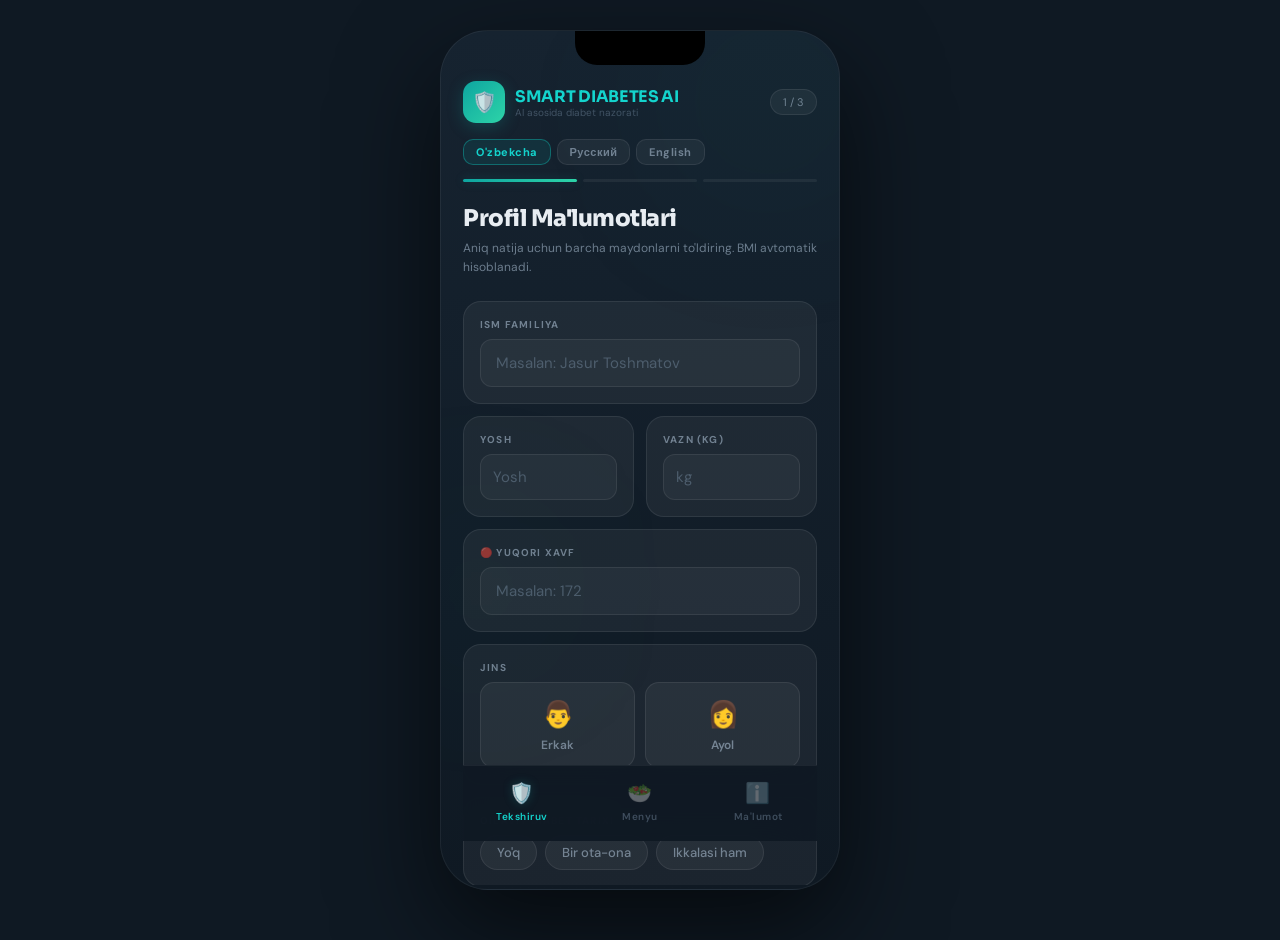
<file: SMART-DIABETES-AI (1).html>
<!DOCTYPE html>
<html lang="uz">
<head>
<meta charset="UTF-8">
<meta name="viewport" content="width=device-width, initial-scale=1.0, maximum-scale=1.0, user-scalable=no">
<title>SMART DIABETES AI</title>
<link href="https://fonts.googleapis.com/css2?family=DM+Sans:wght@300;400;500;600;700;800;900&family=Sora:wght@400;500;600;700;800&display=swap" rel="stylesheet">
<style>
*{box-sizing:border-box;margin:0;padding:0}
:root{
  --bg:#0F1923;--bg2:#162330;
  --card:rgba(255,255,255,0.05);--cb:rgba(255,255,255,0.08);
  --p:#0EA5A0;--pl:#14D4CD;--pd:rgba(14,165,160,0.12);--pg:rgba(14,165,160,0.25);
  --a:#2DD4A8;--ad:rgba(45,212,168,0.12);
  --t:#E8EDF2;--tm:rgba(180,200,220,0.55);--td:rgba(150,175,200,0.35);
  --g:#34D399;--y:#FBBF24;--r:#F87171;
  --gb:rgba(52,211,153,0.12);--yb:rgba(251,191,36,0.12);--rb:rgba(248,113,113,0.12);
}
body{background:var(--bg);min-height:100vh;display:flex;justify-content:center;align-items:flex-start;padding:30px 15px 50px;font-family:'DM Sans',sans-serif;-webkit-font-smoothing:antialiased}
.shell{width:400px;min-height:860px;background:linear-gradient(180deg,var(--bg2),var(--bg));border-radius:48px;border:1px solid rgba(255,255,255,0.06);overflow:hidden;position:relative;box-shadow:0 40px 100px rgba(0,0,0,0.6);flex-shrink:0}
.notch{width:130px;height:34px;background:#000;border-radius:0 0 22px 22px;margin:0 auto;position:relative;z-index:10}
.bgm{position:absolute;inset:0;pointer-events:none;overflow:hidden;z-index:0}
.orb{position:absolute;border-radius:50%;filter:blur(90px)}
.o1{width:260px;height:260px;background:radial-gradient(circle,rgba(14,165,160,0.1),transparent 70%);top:-60px;right:-60px;animation:fo 10s ease-in-out infinite}
.o2{width:200px;height:200px;background:radial-gradient(circle,rgba(45,212,168,0.07),transparent 70%);bottom:200px;left:-60px;animation:fo 12s ease-in-out infinite reverse}
@keyframes fo{0%,100%{transform:translateY(0)}50%{transform:translateY(-15px)}}
.scr{padding:0 22px 44px;position:relative;z-index:1;overflow-y:auto;max-height:820px;scroll-behavior:smooth}
.scr::-webkit-scrollbar{display:none}
.pg{display:none;animation:fi .35s ease}.pg.act{display:block}
@keyframes fi{from{opacity:0;transform:translateY(14px)}to{opacity:1;transform:translateY(0)}}
@keyframes si{from{opacity:0;transform:translateX(20px)}to{opacity:1;transform:translateX(0)}}
@keyframes bp{0%,100%{transform:scale(1);box-shadow:0 0 20px var(--pg)}50%{transform:scale(1.08);box-shadow:0 0 50px rgba(14,165,160,0.4)}}
@keyframes db{0%,100%{transform:translateY(0);opacity:.3}50%{transform:translateY(-7px);opacity:1}}
.hdr{display:flex;align-items:center;justify-content:space-between;padding:16px 0 10px}
.lw{display:flex;align-items:center;gap:10px}
.li{width:42px;height:42px;border-radius:13px;background:linear-gradient(135deg,var(--p),var(--a));display:flex;align-items:center;justify-content:center;font-size:20px;box-shadow:0 4px 16px var(--pg)}
.ln{font-family:'Sora',sans-serif;font-weight:700;font-size:16px;color:var(--pl);letter-spacing:-0.3px}
.lt{font-size:10px;color:var(--td);margin-top:-1px}
.sp{font-size:11px;color:var(--tm);background:var(--card);border:1px solid var(--cb);padding:5px 12px;border-radius:20px}
.lr{display:flex;gap:6px;padding:6px 0 4px}
.lb{padding:5px 12px;border-radius:10px;border:1px solid var(--cb);background:var(--card);font-size:11px;font-weight:700;color:var(--tm);cursor:pointer;transition:all .2s;font-family:'DM Sans',sans-serif;letter-spacing:.5px}
.lb.act{border-color:rgba(14,165,160,0.5);background:var(--pd);color:var(--pl)}
.pt{display:flex;gap:6px;padding:10px 0 22px}
.ps{height:3px;flex:1;border-radius:2px;background:rgba(255,255,255,0.06);transition:all .5s}
.ps.on{background:linear-gradient(90deg,var(--p),var(--a));box-shadow:0 0 10px var(--pg)}.ps.dn{background:rgba(14,165,160,0.3)}
.pgt{font-family:'Sora',sans-serif;font-size:23px;font-weight:800;letter-spacing:-.5px;color:var(--t);margin-bottom:6px}
.pgs{font-size:12px;color:var(--tm);margin-bottom:24px;line-height:1.6}
.gc{background:var(--card);border:1px solid var(--cb);border-radius:18px;padding:16px;margin-bottom:12px}
.fl{font-size:10px;font-weight:700;color:var(--tm);text-transform:uppercase;letter-spacing:1.2px;margin-bottom:8px}
.gi2{width:100%;padding:13px 15px;background:rgba(255,255,255,0.04);border:1px solid rgba(255,255,255,0.08);border-radius:12px;color:var(--t);font-family:'DM Sans',sans-serif;font-size:15px;outline:none;transition:all .2s;-webkit-appearance:none}
.gi2:focus{border-color:rgba(14,165,160,0.5);background:rgba(14,165,160,0.05);box-shadow:0 0 0 3px rgba(14,165,160,0.1)}
.gi2::placeholder{color:var(--td)}.gi2 option{background:var(--bg2);color:var(--t)}
.r2{display:grid;grid-template-columns:1fr 1fr;gap:12px}
.gr{display:flex;gap:10px}
.gcd{flex:1;padding:14px 10px;border-radius:14px;border:1px solid var(--cb);background:var(--card);text-align:center;cursor:pointer;transition:all .25s;user-select:none}
.gcd:hover{border-color:rgba(14,165,160,0.3);background:var(--pd)}
.gcd.sel{border-color:rgba(14,165,160,0.5);background:var(--pd);box-shadow:0 0 0 3px rgba(14,165,160,0.1)}
.gcd .gci{font-size:26px;margin-bottom:6px}.gcd .gct{font-size:12px;font-weight:600;color:var(--tm)}
.bb{background:linear-gradient(135deg,var(--pd),var(--ad));border:1px solid rgba(14,165,160,0.2);border-radius:14px;padding:14px 16px;display:flex;align-items:center;justify-content:space-between;margin-top:14px}
.bml{font-size:12px;color:var(--tm)}
.bmv{font-family:'Sora',sans-serif;font-size:28px;font-weight:700;color:var(--pl)}
.bmc{font-size:11px;font-weight:700;padding:3px 10px;border-radius:20px;margin-top:3px;display:inline-block}
.bmc-n{background:var(--gb);color:var(--g);border:1px solid rgba(52,211,153,0.2)}
.bmc-o{background:var(--yb);color:var(--y);border:1px solid rgba(251,191,36,0.2)}
.bmc-ob{background:var(--rb);color:var(--r);border:1px solid rgba(248,113,113,0.2)}
.ir{display:flex;gap:8px;flex-wrap:wrap}
.ic{padding:8px 16px;border-radius:20px;border:1px solid var(--cb);background:var(--card);font-size:13px;font-weight:500;color:var(--tm);cursor:pointer;transition:all .2s;user-select:none}
.ic:hover{border-color:rgba(14,165,160,0.3);background:var(--pd)}
.ic.sel{border-color:rgba(14,165,160,0.5);background:var(--pd);color:var(--pl)}
.qc{background:var(--card);border:1px solid var(--cb);border-radius:20px;padding:20px 18px 16px;animation:si .35s cubic-bezier(0.34,1.4,0.64,1)}
.qb{display:inline-flex;align-items:center;gap:6px;font-size:10px;font-weight:700;color:var(--pl);text-transform:uppercase;letter-spacing:1px;margin-bottom:12px;background:var(--pd);padding:4px 12px;border-radius:20px}
.qt{font-size:15px;font-weight:600;color:var(--t);margin-bottom:6px;line-height:1.45}
.qw{font-size:10px;color:var(--td);margin-bottom:16px;font-style:italic}
.sv{text-align:center;font-size:24px;font-weight:700;color:var(--pl);font-family:'Sora',sans-serif;margin-bottom:10px}
input[type=range]{-webkit-appearance:none;width:100%;height:5px;border-radius:3px;background:rgba(255,255,255,0.08);outline:none;cursor:pointer}
input[type=range]::-webkit-slider-thumb{-webkit-appearance:none;width:22px;height:22px;border-radius:50%;background:linear-gradient(135deg,var(--p),var(--a));box-shadow:0 0 12px var(--pg);cursor:pointer}
input[type=range]::-moz-range-thumb{width:22px;height:22px;border-radius:50%;border:none;background:linear-gradient(135deg,var(--p),var(--a));box-shadow:0 0 12px var(--pg);cursor:pointer}
.sl{display:flex;justify-content:space-between;font-size:10px;color:var(--td);margin-top:7px}
.pr{display:grid;grid-template-columns:repeat(4,1fr);gap:8px}
.pc{padding:12px 6px;border-radius:14px;border:1px solid var(--cb);background:var(--card);text-align:center;cursor:pointer;transition:all .2s;user-select:none}
.pc:hover{border-color:rgba(14,165,160,0.3);background:var(--pd)}
.pc.sel{border-color:rgba(14,165,160,0.5);background:var(--pd);box-shadow:0 0 0 3px rgba(14,165,160,0.08)}
.pc .pci{font-size:22px;margin-bottom:5px}.pc .pct{font-size:10px;color:var(--tm);font-weight:500}
.qpg{display:flex;justify-content:space-between;align-items:center;margin-bottom:16px}
.qds{display:flex;gap:6px}
.qd{width:7px;height:7px;border-radius:50%;background:rgba(255,255,255,0.08);transition:all .3s}
.qd.on{background:var(--p);box-shadow:0 0 8px var(--pg);width:22px;border-radius:4px}
.qd.dn{background:rgba(14,165,160,0.4)}
.qcn{font-size:12px;color:var(--td)}
.bm{width:100%;padding:15px;background:linear-gradient(135deg,var(--p),var(--a));border:none;border-radius:14px;color:#fff;font-family:'DM Sans',sans-serif;font-size:15px;font-weight:700;cursor:pointer;transition:all .2s;box-shadow:0 6px 24px var(--pg);margin-top:12px}
.bm:hover{transform:translateY(-2px);box-shadow:0 10px 36px rgba(14,165,160,0.35)}.bm:active{transform:translateY(0)}.bm:disabled{opacity:.3;cursor:not-allowed;transform:none;box-shadow:none}
.bg2{width:100%;padding:13px;background:0;border:1px solid rgba(255,255,255,0.08);border-radius:14px;color:var(--tm);font-family:'DM Sans',sans-serif;font-size:14px;font-weight:500;cursor:pointer;transition:all .2s;margin-top:8px}
.bg2:hover{border-color:rgba(255,255,255,0.15);color:var(--t)}
.qnb{width:100%;padding:13px;background:var(--pd);border:1px solid rgba(14,165,160,0.25);border-radius:12px;color:var(--pl);font-family:'DM Sans',sans-serif;font-size:14px;font-weight:600;cursor:pointer;transition:all .2s;margin-top:16px}
.qnb:hover{background:rgba(14,165,160,0.18);border-color:rgba(14,165,160,0.4)}
.eb{background:var(--rb);border:1px solid rgba(248,113,113,0.2);border-radius:12px;padding:12px 16px;font-size:12px;color:#fca5a5;margin-bottom:12px}
.ath{display:flex;flex-direction:column;align-items:center;padding:70px 20px;gap:20px}
.abr{width:72px;height:72px;border-radius:22px;background:linear-gradient(135deg,var(--p),var(--a));display:flex;align-items:center;justify-content:center;font-size:32px;box-shadow:0 0 40px var(--pg);animation:bp 1.5s ease-in-out infinite}
.at1{font-size:16px;font-weight:700;color:var(--t);text-align:center;line-height:1.4}
.at2{font-size:12px;color:var(--td);text-align:center}
.dam{display:flex;gap:7px;margin-top:4px}
.da{width:8px;height:8px;border-radius:50%;background:var(--p);animation:db 1.2s ease-in-out infinite}
.da:nth-child(2){animation-delay:.2s}.da:nth-child(3){animation-delay:.4s}
.rh{background:linear-gradient(135deg,var(--pd),var(--ad));border:1px solid rgba(14,165,160,0.15);border-radius:22px;padding:24px;margin-bottom:14px;position:relative;overflow:hidden}
.rh::before{content:'';position:absolute;inset:0;background:radial-gradient(circle at 80% 15%,rgba(14,165,160,0.06),transparent 55%)}
.rtg{font-size:10px;font-weight:700;color:var(--td);text-transform:uppercase;letter-spacing:1.5px;margin-bottom:8px;position:relative}
.rn{font-family:'Sora',sans-serif;font-size:64px;font-weight:700;line-height:1;margin-bottom:8px;position:relative}
.rl{display:inline-flex;align-items:center;gap:6px;font-size:13px;font-weight:700;padding:5px 16px;border-radius:20px;margin-bottom:20px;position:relative}
.rl-l{background:var(--gb);color:var(--g);border:1px solid rgba(52,211,153,0.2)}
.rl-m{background:var(--yb);color:var(--y);border:1px solid rgba(251,191,36,0.2)}
.rl-h{background:var(--rb);color:var(--r);border:1px solid rgba(248,113,113,0.2)}
.rbb{height:8px;border-radius:4px;background:rgba(255,255,255,0.06);overflow:hidden;margin-bottom:14px;position:relative}
.rbf{height:100%;border-radius:4px;transition:width 2s cubic-bezier(0.34,1.4,0.64,1);width:0}
.rm{display:flex;gap:14px;font-size:11px;color:var(--td);flex-wrap:wrap;position:relative}
.rmi{display:flex;align-items:center;gap:4px}
.fr{display:grid;grid-template-columns:1fr 1fr;gap:8px;margin-bottom:14px}
.fc{background:var(--card);border:1px solid var(--cb);border-radius:14px;padding:13px;text-align:center}
.fi2{font-size:20px;margin-bottom:5px}.fn{font-size:10px;color:var(--td);margin-bottom:7px}.fbb{height:4px;border-radius:2px;background:rgba(255,255,255,0.06);overflow:hidden;margin-bottom:6px}.fbf{height:100%;border-radius:2px;transition:width 2.5s ease}.fs{font-size:13px;font-weight:700;color:var(--pl)}
.av{background:var(--card);border:1px solid var(--cb);border-radius:18px;padding:18px;margin-bottom:14px}
.vi{width:36px;height:36px;border-radius:11px;background:var(--pd);border:1px solid rgba(14,165,160,0.2);display:flex;align-items:center;justify-content:center;font-size:18px;margin-bottom:12px}
.vt{font-size:11px;font-weight:700;color:var(--td);text-transform:uppercase;letter-spacing:1.2px;margin-bottom:10px}
.vtx{font-size:13px;color:rgba(200,215,230,0.72);line-height:1.65}
.ri{display:flex;align-items:flex-start;gap:11px;padding:12px 14px;background:var(--card);border:1px solid var(--cb);border-radius:14px;margin-bottom:8px}
.ric{width:30px;height:30px;min-width:30px;border-radius:9px;background:var(--pd);display:flex;align-items:center;justify-content:center;font-size:15px;margin-top:1px}
.rtx{font-size:12px;color:rgba(180,200,220,0.68);line-height:1.6}
.wb{background:var(--yb);border:1px solid rgba(251,191,36,0.15);border-radius:14px;padding:13px 15px;font-size:11px;color:rgba(251,191,36,0.7);line-height:1.6;margin-bottom:16px}
.sc{background:linear-gradient(135deg,rgba(45,212,168,0.08),rgba(14,165,160,0.06));border:1px solid rgba(45,212,168,0.15);border-radius:16px;padding:16px;margin-bottom:14px;text-align:center}
.scn{font-family:'Sora',sans-serif;font-size:36px;font-weight:700;color:var(--a)}
.scl{font-size:11px;color:var(--tm);margin-top:2px}
.scnt{font-size:11px;color:var(--td);margin-top:8px;line-height:1.5}
.sct{font-size:10px;font-weight:700;color:var(--td);text-transform:uppercase;letter-spacing:1px;margin-bottom:8px}
.bn{position:sticky;bottom:0;left:0;right:0;background:rgba(15,25,35,0.95);backdrop-filter:blur(20px);-webkit-backdrop-filter:blur(20px);border-top:1px solid rgba(255,255,255,0.06);display:flex;z-index:100;padding:10px 0 14px}
.nb{flex:1;display:flex;flex-direction:column;align-items:center;gap:4px;background:0;border:0;cursor:pointer;font-family:'DM Sans',sans-serif;font-size:10px;font-weight:600;color:var(--td);letter-spacing:.5px;transition:all .2s;padding:4px 0}
.nb.act{color:var(--pl)}.nb .ni{font-size:20px}.nb.act .ni{filter:drop-shadow(0 0 5px var(--pg))}
/* Meal */
.dt{display:flex;gap:5px;padding:4px 0 14px;overflow-x:auto;-webkit-overflow-scrolling:touch}.dt::-webkit-scrollbar{display:none}
.dtb{padding:8px 14px;border-radius:12px;border:1px solid var(--cb);background:var(--card);font-size:12px;font-weight:600;color:var(--tm);cursor:pointer;transition:all .2s;white-space:nowrap;flex-shrink:0;font-family:'DM Sans',sans-serif}
.dtb.act{border-color:rgba(14,165,160,0.5);background:var(--pd);color:var(--pl)}
.mc2{background:var(--card);border:1px solid var(--cb);border-radius:16px;padding:14px;margin-bottom:10px;animation:fi .3s ease}
.mtm{font-size:10px;font-weight:700;color:var(--pl);text-transform:uppercase;letter-spacing:1px;margin-bottom:6px;display:flex;align-items:center;gap:6px}
.mit{font-size:13px;color:var(--tm);line-height:1.6}
.rc{background:linear-gradient(135deg,var(--pd),var(--ad));border:1px solid rgba(14,165,160,0.15);border-radius:16px;padding:16px;margin-bottom:14px}
.rui{display:flex;align-items:flex-start;gap:8px;font-size:12px;color:var(--tm);line-height:1.5;padding:5px 0}
.ruc{font-size:14px;min-width:18px}
.tt{display:flex;gap:6px;margin-bottom:14px}
.ttb{flex:1;padding:10px;border-radius:12px;border:1px solid var(--cb);background:var(--card);font-size:12px;font-weight:600;color:var(--tm);cursor:pointer;transition:all .2s;text-align:center;font-family:'DM Sans',sans-serif}
.ttb.act{border-color:rgba(14,165,160,0.5);background:var(--pd);color:var(--pl)}
.tn{background:var(--card);border:1px solid var(--cb);border-radius:12px;padding:12px 14px;font-size:11px;color:var(--tm);line-height:1.6;margin-bottom:14px}
/* Info */
.ifc{background:var(--card);border:1px solid var(--cb);border-radius:16px;padding:16px;margin-bottom:12px}
.ift{font-family:'Sora',sans-serif;font-size:14px;font-weight:700;color:var(--t);margin-bottom:8px;display:flex;align-items:center;gap:8px}
.ifx{font-size:12px;color:var(--tm);line-height:1.65}
.tg{display:grid;grid-template-columns:1fr 1fr;gap:10px;margin-top:12px}
.tmb{background:var(--card);border:1px solid var(--cb);border-radius:14px;padding:14px;text-align:center}
.tmav{font-size:28px;margin-bottom:6px}.tmn{font-size:11px;font-weight:700;color:var(--t);margin-bottom:2px}.tmr{font-size:10px;color:var(--td)}
.str{display:grid;grid-template-columns:repeat(3,1fr);gap:8px;margin-bottom:14px}
.stc{background:var(--pd);border:1px solid rgba(14,165,160,0.15);border-radius:12px;padding:12px 8px;text-align:center}
.stn{font-family:'Sora',sans-serif;font-size:20px;font-weight:700;color:var(--pl)}
.stl{font-size:9px;color:var(--td);margin-top:2px;letter-spacing:.3px}
@media(max-width:450px){body{padding:0}.shell{width:100%;min-height:100vh;border-radius:0;border:none}.scr{max-height:none;padding-bottom:80px}}
</style>
</head>
<body>
<div class="shell"><div class="notch"></div><div class="bgm"><div class="orb o1"></div><div class="orb o2"></div></div>
<div class="scr">

<!-- PG1: PROFILE -->
<div class="pg act" id="pg1">
  <div class="hdr"><div class="lw"><div class="li">🛡️</div><div><div class="ln">SMART DIABETES AI</div><div class="lt" id="t-tagline"></div></div></div><div class="sp">1 / 3</div></div>
  <div class="lr"><button class="lb act" onclick="setLang('uz')">O'zbekcha</button><button class="lb" onclick="setLang('ru')">Русский</button><button class="lb" onclick="setLang('en')">English</button></div>
  <div class="pt"><div class="ps on"></div><div class="ps"></div><div class="ps"></div></div>
  <div class="pgt" id="t-p1t"></div><div class="pgs" id="t-p1s"></div>
  <div class="gc"><div class="fl" id="t-ln"></div><input class="gi2" id="i-name" type="text" oninput="ck()"></div>
  <div class="r2" style="margin-bottom:12px">
    <div class="gc" style="margin-bottom:0"><div class="fl" id="t-la"></div><input class="gi2" id="i-age" type="number" min="10" max="100" oninput="ck()" style="padding:12px"></div>
    <div class="gc" style="margin-bottom:0"><div class="fl" id="t-lw"></div><input class="gi2" id="i-wt" type="number" min="20" max="300" oninput="cBMI()" style="padding:12px"></div>
  </div>
  <div class="gc"><div class="fl" id="t-lh"></div><input class="gi2" id="i-ht" type="number" min="100" max="250" oninput="cBMI()">
    <div class="bb" id="bmi-d" style="display:none"><div><div class="bml">BMI</div><div id="bmi-p" class="bmc bmc-n">Normal</div></div><div style="text-align:right"><div class="bmv" id="bmi-v">—</div><div style="font-size:10px;color:var(--td);margin-top:2px">kg/m²</div></div></div>
  </div>
  <div class="gc"><div class="fl" id="t-lg"></div><div class="gr">
    <div class="gcd" id="gm" onclick="sG('m')"><div class="gci">👨</div><div class="gct" id="t-male"></div></div>
    <div class="gcd" id="gf" onclick="sG('f')"><div class="gci">👩</div><div class="gct" id="t-female"></div></div>
  </div></div>
  <div class="gc"><div class="fl" id="t-li"></div><div class="ir">
    <div class="ic" id="in" onclick="sI('n')" data-k="ih_none"></div>
    <div class="ic" id="io" onclick="sI('o')" data-k="ih_one"></div>
    <div class="ic" id="ib" onclick="sI('b')" data-k="ih_both"></div>
  </div></div>
  <button class="bm" id="b2" onclick="gP2()" disabled id2="t-bn1"></button>
</div>

<!-- PG2: SYMPTOMS -->
<div class="pg" id="pg2">
  <div class="hdr"><div class="lw"><div class="li">🧬</div><div><div class="ln">SMART DIABETES AI</div><div class="lt" id="t-ts"></div></div></div><div class="sp">2 / 3</div></div>
  <div class="pt"><div class="ps dn"></div><div class="ps on"></div><div class="ps"></div></div>
  <div class="pgt" id="t-p2t"></div><div class="pgs" id="t-p2s"></div>
  <div class="qpg"><div class="qds" id="qdots"></div><div class="qcn" id="qcnt">1/6</div></div>
  <div id="qcon"></div>
  <div id="qerr" class="eb" style="display:none"></div>
  <button class="bg2" onclick="sP('pg1')" id="t-bb"></button>
</div>

<!-- PG3: RESULT -->
<div class="pg" id="pg3">
  <div class="hdr"><div class="lw"><div class="li">🤖</div><div><div class="ln">SMART DIABETES AI</div><div class="lt" id="t-tr"></div></div></div><div class="sp">3 / 3</div></div>
  <div class="pt"><div class="ps dn"></div><div class="ps dn"></div><div class="ps on"></div></div>
  <div id="alv" class="ath"><div class="abr">🧠</div><div class="at1" id="t-al1"></div><div class="at2" id="t-al2"></div><div class="dam"><div class="da"></div><div class="da"></div><div class="da"></div></div></div>
  <div id="arv" style="display:none">
    <div class="pgt" id="t-rt"></div><div class="pgs" id="t-rs"></div>
    <div class="rh"><div class="rtg" id="t-rtg"></div><div class="rn" id="rpct">—</div><div class="rl" id="rpill">—</div><div class="rbb"><div class="rbf" id="rbar"></div></div><div class="rm" id="rmeta"></div></div>
    <div class="fr" id="frow"></div>
    <div class="av"><div class="vi">🤖</div><div class="vt" id="t-avt"></div><div class="vtx" id="avtx"></div></div>
    <div id="rlist"></div>
    <div class="sc"><div class="sct" id="t-dst"></div><div class="scn" id="snum">8 000</div><div class="scl" id="t-spd"></div><div class="scnt" id="snote"></div></div>
    <div class="wb" id="t-warn"></div>
    <button class="bm" onclick="rst()" id="t-br"></button>
    <button class="bg2" onclick="nv('pg-meal')" id="t-bm"></button>
  </div>
</div>

<!-- PG: MEAL -->
<div class="pg" id="pg-meal">
  <div class="hdr"><div class="lw"><div class="li" style="background:linear-gradient(135deg,var(--a),var(--p))">🥗</div><div><div class="ln" id="t-ml"></div><div class="lt" id="t-mt"></div></div></div></div>
  <div class="pgt" id="t-mtt"></div><div class="pgs" id="t-mts"></div>
  <div class="tt"><button class="ttb act" id="tp1" onclick="sDT(1)">1-tip</button><button class="ttb" id="tp2" onclick="sDT(2)">2-tip</button></div>
  <div class="tn" id="tnb"></div>
  <div class="rc" id="rcard"></div>
  <div class="sc"><div class="sct" id="t-dst2"></div><div class="scn">8 000 – 10 000</div><div class="scl" id="t-spd2"></div><div class="scnt" id="t-sgn"></div></div>
  <div class="dt" id="dtabs"></div>
  <div id="mcon"></div>
</div>

<!-- PG: INFO -->
<div class="pg" id="pg-info">
  <div class="hdr"><div class="lw"><div class="li">ℹ️</div><div><div class="ln">SMART DIABETES AI</div><div class="lt" id="t-ti"></div></div></div></div>
  <div class="pgt" id="t-it"></div><div class="pgs" id="t-is"></div>
  <div class="str">
    <div class="stc"><div class="stn">AI</div><div class="stl" id="t-s1"></div></div>
    <div class="stc"><div class="stn">24/7</div><div class="stl" id="t-s2"></div></div>
    <div class="stc"><div class="stn">50+</div><div class="stl" id="t-s3"></div></div>
  </div>
  <div id="icards"></div>
  <div class="ifc"><div class="ift" id="t-tmt"></div><div class="ifx" id="t-tmd"></div>
    <div class="tg">
      <div class="tmb"><div class="tmav">👨‍💼</div><div class="tmn">Abdisamatov Mehriddin</div><div class="tmr" id="t-rl"></div></div>
      <div class="tmb"><div class="tmav">👩‍💻</div><div class="tmn">Abdug'aniyeva Gulhayo</div><div class="tmr" id="t-rd1"></div></div>
      <div class="tmb"><div class="tmav">👩‍💻</div><div class="tmn">Sharipova Feruza</div><div class="tmr" id="t-rd2"></div></div>
      <div class="tmb"><div class="tmav">👨‍🔬</div><div class="tmn">Sheraliyev Javohir</div><div class="tmr" id="t-ra"></div></div>
    </div>
  </div>
</div>

<!-- NAV -->
<div class="bn">
  <button class="nb act" id="nh" onclick="nv('pg1')"><span class="ni">🛡️</span><span id="t-n1"></span></button>
  <button class="nb" id="nm" onclick="nv('pg-meal')"><span class="ni">🥗</span><span id="t-n2"></span></button>
  <button class="nb" id="ni2" onclick="nv('pg-info')"><span class="ni">ℹ️</span><span id="t-n3"></span></button>
</div>

</div></div>

<script>
const T={
uz:{tagline:"AI asosida diabet nazorati",p1t:"Profil Ma'lumotlari",p1s:"Aniq natija uchun barcha maydonlarni to'ldiring. BMI avtomatik hisoblanadi.",ln:"ISM FAMILIYA",la:"YOSH",lw:"VAZN (KG)",lh:"BO'Y (SM)",lg:"JINS",li:"OILAVIY DIABET TARIXI",pn:"Masalan: Jasur Toshmatov",pa:"Yosh",pw:"kg",ph:"Masalan: 172",male:"Erkak",female:"Ayol",ih_none:"Yo'q",ih_one:"Bir ota-ona",ih_both:"Ikkalasi ham",bn1:"Klinik Tekshiruvga O'tish →",ts:"Simptomlarni baholash",p2t:"Klinik Baholash",p2s:"AI har bir simptomni alohida koeffitsient bilan tahlil qiladi",qe:"⚠️ Iltimos, javob bering.",bb:"← Orqaga",tr:"AI tashxis natijasi",al1:"AI Ma'lumotlaringizni<br>Tahlil Qilmoqda",al2:"Weighted Risk Scoring...",rt:"Natija Tayyor",rs:"AI bashorati — tibbiy tashxis emas",rtg:"⚠ QANDLI DIABET XAVFI",avt:"AI XULOSASI",dst:"🚶 KUNLIK QADAM",spd:"qadam / kuniga",warn:'⚠️ <strong>Muhim:</strong> Bu natija faqat orientir. Aniq tashxis uchun endokrinologga murojaat qiling.',br:"🔄 Qaytadan Tekshirish",bm_:"🥗 Ovqatlanish Rejimi",ml:"Ovqatlanish Rejimi",mt:"Diabet uchun haftalik menyu",mtt:"Haftalik Menyu",mts:"1-tip va 2-tip diabet uchun ovqatlanish rejimi",t1n:"🩺 <strong>1-tip:</strong> Insulin dozasiga qarab non birligi hisoblanadi. Har bir ovqat oldin insulin miqdorini shifokor bilan kelishing.",t2n:"⚖️ <strong>2-tip:</strong> Vazn nazorati muhim. Kaloriya miqdoriga e'tibor bering.",rul:"📋 UMUMIY QOIDALAR",rules:["Kuniga 5–6 mahal oz-ozdan ovqatlaning","Shakar, tort, gazli ichimlik yo'q","Oq non o'rniga qora non / kepakli non","Tuz va yog' kamroq ishlating","Ko'proq suv iching (1.5–2 litr)","Ovqatdan keyin 10-15 daqiqa yuring"],bf:"🌅 NONUSHTA",sn:"🍎 TAMADDI",lu:"🍲 TUSHLIK",dn:"🌙 KECHKI OVQAT",dy:"kun",sgn:"Ertalab yoki kechqurun 30 daqiqa yurish qon qandini barqaror ushlab turadi.",n1:"Tekshiruv",n2:"Menyu",n3:"Ma'lumot",ti:"Loyiha haqida",it:"Loyiha Haqida",is:"Diabet ustidan nazorat — sog'lom hayot garovi",s1:"ASOSIDA",s2:"MONITORING",s3:"TIBBIY MEZON",ic:[{i:"🔴",t:"Muammo",x:"Qandli diabet ko'pincha kech aniqlanadi. Natijada yurak, ko'z va buyrak asoratlari xavfi oshadi."},{i:"📊",t:"Dolzarblik",x:"O'zbekistonda diabet ortib bormoqda. Raqamli tibbiyot va AI ga ehtiyoj kuchli."},{i:"💡",t:"Yechim",x:"SMART DIABETES AI real vaqtda sog'likni kuzatadi, xavfni aniqlaydi va shaxsiy tavsiyalar beradi."},{i:"🎯",t:"Maqsad",x:"Diabetni erta aniqlash, doimiy nazorat va asoratlar xavfini kamaytirish."}],tmt:"👥 Jamoa",tmd:"Jamoa 4 a'zodan iborat.",rl:"Loyiha rahbari",rd:"Dasturchi",ra:"Data & AI",
q1b:"🚻 TUNGI HOLAT",q1t:"Kechasi necha marta hojatxonaga turasiz?",q1l:["0 (kam)","5 (o'rta)","10+ (ko'p)"],q1u:"marta",
q2b:"💧 KUNLIK SUV",q2t:"Kuniga qancha suv ichasiz?",q2o:["1-2 litr","3-4 litr","5-6 litr","7+ litr"],
q3b:"👁️ KO'RISH",q3t:"Ko'rishingiz qanchalik xiralashgan?",q3l:["0 (a'lo)","5 (o'rta)","10 (xira)"],q3u:"ball",
q4b:"⚡ CHARCHOQ",q4t:"Kunlik charchoq darajangiz?",q4l:["0 (tetik)","5","10 (holsiz)"],q4u:"ball",
q5b:"🩹 YARA BITISHI",q5t:"Mayda yaralar qanchalik tez bitadi?",q5o:["Juda tez","O'rta","Sekin","Juda sekin"],
q6b:"🚶 KUNLIK QADAM",q6t:"Kuniga taxminan necha qadam yurasiz?",q6o:["< 3 000","3-5 000","5-8 000","8 000+"],
qaw:"🧮 AI koeffitsienti:",qai:"— riskga ta'siri",qnx:"Keyingi →",qan:"🤖 AI Tahlil",
ll:"✓ Past Xavf",lm:"⚠ O'rta Xavf",lh:"🔴 Yuqori Xavf",fb:"BMI",fi:"Irsiylik",fa:"Yosh",fs:"Simptomlar",rct:"📋 TAVSIYALAR",
vh:n=>`${n}, diabet xavfi YUQORI. Zudlik bilan endokrinologga boring va HbA1c topshiring.`,
vm:n=>`${n}, xavf O'RTA. Profilaktik choralarga e'tibor qarating va 6 oyda bir shifokorga boring.`,
vl:n=>`${n}, xavf PAST. Sog'lom turmush tarzini saqlang, yiliga bir marta tekshiruv o'tkazing.`,
rh2:["HbA1c tahlilini zudlik bilan topshiring","Endokrinolog bilan maslahat qiling","Shakar va un mahsulotlarini kamaytiring","Kuniga 30 daqiqa mashq qiling"],
rm2:["Yiliga bir marta glyukozani tekshiring","Meva-sabzavotli ovqatlanishga o'ting","Harakatli bo'ling","Stressni boshqaring"],
rl2:["Sog'lom turmush tarzini davom ettiring","Muntazam mashq qiling","To'g'ri ovqatlaning","Yillik tekshiruvdan o'ting"],
sl2:"Kuniga kamida 8 000 qadam yuring.",sm2:"Kuniga 8 000–10 000 qadam. Ovqatdan keyin 15 daqiqa sayr.",sh2:"Kuniga 10 000+ qadam. Bu insulinga sezuvchanlikni yaxshilaydi.",
bmu:"Kam vaznli",bmo:"Ortiqcha vazn",bmob:"Semirish",def:"Foydalanuvchi"
},
ru:{tagline:"Контроль диабета на основе ИИ",p1t:"Данные Профиля",p1s:"Заполните все поля для точного результата. ИМТ рассчитывается автоматически.",ln:"ИМЯ ФАМИЛИЯ",la:"ВОЗРАСТ",lw:"ВЕС (КГ)",lh:"РОСТ (СМ)",lg:"ПОЛ",li:"СЕМЕЙНАЯ ИСТОРИЯ ДИАБЕТА",pn:"Например: Иван Петров",pa:"Возраст",pw:"кг",ph:"Например: 172",male:"Мужчина",female:"Женщина",ih_none:"Нет",ih_one:"Один родитель",ih_both:"Оба",bn1:"Перейти к Обследованию →",ts:"Оценка симптомов",p2t:"Клиническая Оценка",p2s:"ИИ анализирует каждый симптом с весовым коэффициентом",qe:"⚠️ Ответьте на вопрос.",bb:"← Назад",tr:"Результат ИИ",al1:"ИИ Анализирует<br>Ваши Данные",al2:"Алгоритм оценки рисков...",rt:"Результат Готов",rs:"Прогноз ИИ — не медицинский диагноз",rtg:"⚠ УРОВЕНЬ РИСКА ДИАБЕТА",avt:"ЗАКЛЮЧЕНИЕ ИИ",dst:"🚶 РЕКОМЕНДАЦИЯ ПО ШАГАМ",spd:"шагов / день",warn:'⚠️ <strong>Важно:</strong> Результат ориентировочный. Обратитесь к эндокринологу.',br:"🔄 Пройти Заново",bm_:"🥗 Режим Питания",ml:"Режим Питания",mt:"Недельное меню при диабете",mtt:"Недельное Меню",mts:"Подходит для диабета 1-го и 2-го типа",t1n:"🩺 <strong>1-й тип:</strong> Хлебные единицы по дозе инсулина. Согласуйте с врачом.",t2n:"⚖️ <strong>2-й тип:</strong> Контроль веса важен. Следите за калорийностью.",rul:"📋 ОБЩИЕ ПРАВИЛА",rules:["5–6 приёмов пищи понемногу","Без сахара, тортов, газировки","Чёрный/отрубной хлеб вместо белого","Меньше соли и жира","Больше воды (1.5–2 л)","10-15 мин ходьбы после еды"],bf:"🌅 ЗАВТРАК",sn:"🍎 ПЕРЕКУС",lu:"🍲 ОБЕД",dn:"🌙 УЖИН",dy:"день",sgn:"30 минут ходьбы утром или вечером стабилизируют сахар в крови.",n1:"Тест",n2:"Меню",n3:"Инфо",ti:"О проекте",it:"О Проекте",is:"Контроль диабета — залог здоровья",s1:"НА ОСНОВЕ",s2:"МОНИТОРИНГ",s3:"МЕД. КРИТЕРИЕВ",ic:[{i:"🔴",t:"Проблема",x:"Диабет часто выявляется поздно. Растёт риск осложнений."},{i:"📊",t:"Актуальность",x:"Заболеваемость диабетом в Узбекистане растёт. Нужны ИИ-технологии."},{i:"💡",t:"Решение",x:"SMART DIABETES AI мониторит здоровье в реальном времени и даёт рекомендации."},{i:"🎯",t:"Цель",x:"Раннее выявление, постоянный контроль, снижение рисков."}],tmt:"👥 Команда",tmd:"Команда из 4 человек.",rl:"Руководитель",rd:"Разработчик",ra:"Data & AI",
q1b:"🚻 НОЧНОЙ РЕЖИМ",q1t:"Сколько раз за ночь вы встаёте в туалет?",q1l:["0 (редко)","5 (средне)","10+ (часто)"],q1u:"раз",
q2b:"💧 ВОДА В ДЕНЬ",q2t:"Сколько воды пьёте в день?",q2o:["1-2 л","3-4 л","5-6 л","7+ л"],
q3b:"👁️ ЗРЕНИЕ",q3t:"Насколько ваше зрение затуманено?",q3l:["0 (ясно)","5 (средне)","10 (мутно)"],q3u:"балл",
q4b:"⚡ УСТАЛОСТЬ",q4t:"Уровень ежедневной усталости?",q4l:["0 (бодрый)","5","10 (обессилен)"],q4u:"балл",
q5b:"🩹 ЗАЖИВЛЕНИЕ",q5t:"Как быстро заживают ранки?",q5o:["Очень быстро","Средне","Медленно","Очень медленно"],
q6b:"🚶 ШАГИ В ДЕНЬ",q6t:"Сколько примерно шагов делаете в день?",q6o:["< 3 000","3-5 000","5-8 000","8 000+"],
qaw:"🧮 Вес ИИ:",qai:"— влияние на риск",qnx:"Далее →",qan:"🤖 ИИ Анализ",
ll:"✓ Низкий",lm:"⚠ Средний",lh:"🔴 Высокий",fb:"ИМТ",fi:"Наследств.",fa:"Возраст",fs:"Симптомы",rct:"📋 РЕКОМЕНДАЦИИ",
vh:n=>`${n}, риск ВЫСОКИЙ. Срочно к эндокринологу, сдайте HbA1c.`,
vm:n=>`${n}, риск СРЕДНИЙ. Уделите внимание профилактике.`,
vl:n=>`${n}, риск НИЗКИЙ. Продолжайте здоровый образ жизни.`,
rh2:["Срочно сдайте HbA1c","К эндокринологу","Сократите сахар и мучное","30 мин спорта в день"],
rm2:["Глюкоза раз в год","Фрукты и овощи","Будьте активны","Управляйте стрессом"],
rl2:["Здоровый образ жизни","Регулярный спорт","Правильное питание","Ежегодный осмотр"],
sl2:"Минимум 8 000 шагов в день.",sm2:"8 000–10 000 шагов. 15 мин после еды.",sh2:"10 000+ шагов. Улучшает чувствительность к инсулину.",
bmu:"Недовес",bmo:"Избыточный вес",bmob:"Ожирение",def:"Пользователь"
},
en:{tagline:"AI-powered diabetes monitoring",p1t:"Profile Details",p1s:"Fill in all fields for accurate results. BMI is auto-calculated.",ln:"FULL NAME",la:"AGE",lw:"WEIGHT (KG)",lh:"HEIGHT (CM)",lg:"GENDER",li:"FAMILY DIABETES HISTORY",pn:"e.g. John Smith",pa:"Age",pw:"kg",ph:"e.g. 172",male:"Male",female:"Female",ih_none:"None",ih_one:"One parent",ih_both:"Both",bn1:"Proceed to Assessment →",ts:"Symptom assessment",p2t:"Clinical Assessment",p2s:"AI analyzes each symptom with a weight coefficient",qe:"⚠️ Please answer.",bb:"← Back",tr:"AI diagnosis result",al1:"AI Is Analyzing<br>Your Data",al2:"Weighted Risk Scoring...",rt:"Result Ready",rs:"AI prediction — not a medical diagnosis",rtg:"⚠ DIABETES RISK LEVEL",avt:"AI CONCLUSION",dst:"🚶 DAILY STEPS",spd:"steps / day",warn:'⚠️ <strong>Important:</strong> This is guidance only. Consult an endocrinologist.',br:"🔄 Test Again",bm_:"🥗 View Meal Plan",ml:"Meal Plan",mt:"Weekly diabetes menu",mtt:"Weekly Menu",mts:"Suitable for Type 1 and Type 2 diabetes",t1n:"🩺 <strong>Type 1:</strong> Bread units calculated by insulin dose. Coordinate with your doctor.",t2n:"⚖️ <strong>Type 2:</strong> Weight control matters. Watch calorie intake.",rul:"📋 GENERAL RULES",rules:["Eat 5–6 small meals daily","No sugar, cakes, or soda","Dark/bran bread instead of white","Less salt and fat","More water (1.5–2 liters)","Walk 10-15 min after meals"],bf:"🌅 BREAKFAST",sn:"🍎 SNACK",lu:"🍲 LUNCH",dn:"🌙 DINNER",dy:"Day",sgn:"A 30-min walk morning or evening stabilizes blood sugar.",n1:"Test",n2:"Menu",n3:"Info",ti:"About project",it:"About the Project",is:"Diabetes control — the key to health",s1:"AI-BASED",s2:"MONITORING",s3:"MED. CRITERIA",ic:[{i:"🔴",t:"Problem",x:"Diabetes is often detected late, raising complication risks."},{i:"📊",t:"Relevance",x:"Diabetes rates are rising. Digital medicine and AI are needed."},{i:"💡",t:"Solution",x:"SMART DIABETES AI monitors health in real time with personalized advice."},{i:"🎯",t:"Goal",x:"Early detection, continuous monitoring, reduced complication risk."}],tmt:"👥 Team",tmd:"A team of 4 members.",rl:"Project Lead",rd:"Developer",ra:"Data & AI",
q1b:"🚻 NIGHTTIME",q1t:"How many times do you get up at night to use the restroom?",q1l:["0 (rarely)","5 (moderate)","10+ (often)"],q1u:"times",
q2b:"💧 DAILY WATER",q2t:"How much water do you drink daily?",q2o:["1-2 L","3-4 L","5-6 L","7+ L"],
q3b:"👁️ VISION",q3t:"How blurry is your vision?",q3l:["0 (clear)","5 (moderate)","10 (blurry)"],q3u:"pts",
q4b:"⚡ FATIGUE",q4t:"Your daily fatigue level?",q4l:["0 (energetic)","5","10 (exhausted)"],q4u:"pts",
q5b:"🩹 HEALING",q5t:"How fast do minor cuts heal?",q5o:["Very fast","Moderate","Slow","Very slow"],
q6b:"🚶 DAILY STEPS",q6t:"Roughly how many steps do you walk daily?",q6o:["< 3,000","3-5,000","5-8,000","8,000+"],
qaw:"🧮 AI weight:",qai:"— risk impact",qnx:"Next →",qan:"🤖 AI Analysis",
ll:"✓ Low Risk",lm:"⚠ Moderate",lh:"🔴 High Risk",fb:"BMI",fi:"Heredity",fa:"Age",fs:"Symptoms",rct:"📋 RECOMMENDATIONS",
vh:n=>`${n}, diabetes risk is HIGH. See an endocrinologist urgently.`,
vm:n=>`${n}, risk is MODERATE. Focus on prevention.`,
vl:n=>`${n}, risk is LOW. Maintain a healthy lifestyle.`,
rh2:["Get HbA1c test urgently","Consult endocrinologist","Cut sugar and flour","30 min cardio daily"],
rm2:["Annual glucose check","More fruits & vegetables","Stay active","Manage stress"],
rl2:["Continue healthy lifestyle","Regular exercise","Balanced diet","Annual checkup"],
sl2:"Walk at least 8,000 steps daily.",sm2:"8,000–10,000 steps. 15 min walk after meals.",sh2:"10,000+ steps. Improves insulin sensitivity.",
bmu:"Underweight",bmo:"Overweight",bmob:"Obese",def:"User"
}};

const ML=[
  {b:"Suli bo'tqasi, qaynatilgan tuxum, choy",s:"Olma",l:"Sabzavotli sho'rva, tovuq go'shti, salat",d:"Baliq, grechka, bodring"},
  {b:"Tvorog, qora non, choy",s:"Nok",l:"Mol go'shtli dimlama, karam salat",d:"Tovuq filesi, sabzavot"},
  {b:"Grechka bo'tqasi, tuxum",s:"Yong'oq (5 dona)",l:"Moshxo'rda, salat",d:"Baliq, brokkoli"},
  {b:"Qatiq, kepakli non",s:"Apelsin",l:"Sho'rva, qaynatilgan go'sht",d:"Tvorog, bodring"},
  {b:"Omlet, pomidor",s:"Olma",l:"Tovuq sho'rva, grechka",d:"Baliq, karam salat"},
  {b:"Suli bo'tqasi",s:"Nok",l:"Dimlangan sabzavot, mol go'shti",d:"Tuxum, salat"},
  {b:"Tvorog, choy",s:"Yong'oq",l:"Sabzavotli sho'rva, tovuq",d:"Baliq yoki tovuq, salat"}
];

let lang='uz',dtp=1,cQ=0;
const S={n:'',a:0,w:0,h:0,g:'',i:'',ans:{},bmi:0};
const QS=[
  {id:'ur',wt:.18,tp:'s',mn:0,mx:10,b:'q1b',t:'q1t',l:'q1l',u:'q1u'},
  {id:'th',wt:.15,tp:'p',b:'q2b',t:'q2t',o:'q2o',ic:['🥛','🍶','🌊','🏊']},
  {id:'vi',wt:.12,tp:'s',mn:0,mx:10,b:'q3b',t:'q3t',l:'q3l',u:'q3u'},
  {id:'fa',wt:.14,tp:'s',mn:0,mx:10,b:'q4b',t:'q4t',l:'q4l',u:'q4u'},
  {id:'he',wt:.16,tp:'p',b:'q5b',t:'q5t',o:'q5o',ic:['⚡','🕐','📅','❌']},
  {id:'st',wt:.10,tp:'p',b:'q6b',t:'q6t',o:'q6o',ic:['🦥','🚶','🏃','🏃‍♂️']}
];

function g(k){return T[lang][k]||k}
function setLang(l){lang=l;document.querySelectorAll('.lb').forEach(b=>b.classList.remove('act'));document.querySelectorAll('.lb').forEach(b=>{if((l==='uz'&&b.textContent.includes("O'z"))||(l==='ru'&&b.textContent.includes('Рус'))||(l==='en'&&b.textContent.includes('Eng')))b.classList.add('act')});aT()}

function aT(){
  const m={tagline:'t-tagline',p1t:'t-p1t',p1s:'t-p1s',ln:'t-ln',la:'t-la',lw:'t-lw',lh:'t-lh',lg:'t-lg',li:'t-li',male:'t-male',female:'t-female',ts:'t-ts',p2t:'t-p2t',p2s:'t-p2s',tr:'t-tr',al1:'t-al1',al2:'t-al2',rt:'t-rt',rs:'t-rs',rtg:'t-rtg',avt:'t-avt',dst:'t-dst',spd:'t-spd',n1:'t-n1',n2:'t-n2',n3:'t-n3',ti:'t-ti',it:'t-it',is:'t-is',s1:'t-s1',s2:'t-s2',s3:'t-s3',tmt:'t-tmt',tmd:'t-tmd',ml:'t-ml',mt:'t-mt',mtt:'t-mtt',mts:'t-mts',dst:'t-dst2',spd:'t-spd2',sgn:'t-sgn'};
  for(const[k,id]of Object.entries(m)){const el=document.getElementById(id);if(el&&g(k))el.innerHTML=g(k)}
  // Special
  const ids2={bn1:'b2',bb:'t-bb',br:'t-br',warn:'t-warn',qe:'qerr'};
  for(const[k,id]of Object.entries(ids2)){const el=document.getElementById(id);if(el)el.innerHTML=g(k)}
  document.getElementById('t-bm').innerHTML=g('bm_');
  document.getElementById('t-dst').innerHTML=g('dst');
  // Placeholders
  const ph={pn:'i-name',pa:'i-age',pw:'i-wt',ph:'i-ht'};
  for(const[k,id]of Object.entries(ph)){const el=document.getElementById(id);if(el)el.placeholder=g(k)}
  // Inherit chips
  ['ih_none','ih_one','ih_both'].forEach(k=>{const el=document.querySelector(`[data-k="${k}"]`);if(el)el.textContent=g(k)});
  document.getElementById('rl')&&(document.getElementById('t-rl').textContent=g('rl'));
  document.getElementById('t-rd1').textContent=g('rd');
  document.getElementById('t-rd2').textContent=g('rd');
  document.getElementById('t-ra').textContent=g('ra');
  // Info cards
  const ic2=document.getElementById('icards');
  if(ic2)ic2.innerHTML=g('ic').map(c=>`<div class="ifc"><div class="ift">${c.i} ${c.t}</div><div class="ifx">${c.x}</div></div>`).join('');
  // Meal
  sDT(dtp);rR();rDT();rM(0);
}

function rR(){const c=document.getElementById('rcard');if(!c)return;c.innerHTML=`<div style="font-size:10px;font-weight:700;color:var(--tm);text-transform:uppercase;letter-spacing:1px;margin-bottom:10px">${g('rul')}</div>`+g('rules').map(r=>`<div class="rui"><div class="ruc">✓</div><div>${r}</div></div>`).join('')}
function sDT(t){dtp=t;document.getElementById('tp1').classList.toggle('act',t===1);document.getElementById('tp2').classList.toggle('act',t===2);document.getElementById('tnb').innerHTML=t===1?g('t1n'):g('t2n')}
function rDT(){const d=document.getElementById('dtabs');if(!d)return;d.innerHTML=ML.map((_,i)=>`<button class="dtb${i===0?' act':''}" onclick="sD(${i})">${i+1}-${g('dy')}</button>`).join('')}
function sD(i){document.querySelectorAll('.dtb').forEach((b,j)=>b.classList.toggle('act',j===i));rM(i)}
function rM(i){const c=document.getElementById('mcon');if(!c)return;const m=ML[i];c.innerHTML=[{k:'bf',f:m.b},{k:'sn',f:m.s},{k:'lu',f:m.l},{k:'dn',f:m.d}].map(x=>`<div class="mc2"><div class="mtm">${g(x.k)}</div><div class="mit">${x.f}</div></div>`).join('')}

function nv(p){document.querySelectorAll('.pg').forEach(x=>x.classList.remove('act'));document.getElementById(p).classList.add('act');document.querySelector('.scr').scrollTop=0;document.querySelectorAll('.nb').forEach(b=>b.classList.remove('act'));if(p==='pg-meal')document.getElementById('nm').classList.add('act');else if(p==='pg-info')document.getElementById('ni2').classList.add('act');else document.getElementById('nh').classList.add('act')}
function sP(p){nv(p)}
function sG(v){S.g=v;document.getElementById('gm').classList.toggle('sel',v==='m');document.getElementById('gf').classList.toggle('sel',v==='f');ck()}
function sI(v){S.i=v;['in','io','ib'].forEach(x=>document.getElementById(x).classList.remove('sel'));document.getElementById(v==='n'?'in':v==='o'?'io':'ib').classList.add('sel');ck()}
function cBMI(){const w=parseFloat(document.getElementById('i-wt').value),h=parseFloat(document.getElementById('i-ht').value);if(w>0&&h>50){const b=w/((h/100)**2);S.bmi=b;document.getElementById('bmi-d').style.display='flex';document.getElementById('bmi-v').textContent=b.toFixed(1);const p=document.getElementById('bmi-p');if(b<18.5){p.className='bmc bmc-o';p.textContent=g('bmu')}else if(b<25){p.className='bmc bmc-n';p.textContent='Normal ✓'}else if(b<30){p.className='bmc bmc-o';p.textContent=g('bmo')}else{p.className='bmc bmc-ob';p.textContent=g('bmob')}}ck()}
function ck(){const ok=document.getElementById('i-age').value&&document.getElementById('i-wt').value&&document.getElementById('i-ht').value&&S.g&&S.i;document.getElementById('b2').disabled=!ok}
function gP2(){S.n=document.getElementById('i-name').value||g('def');S.a=parseInt(document.getElementById('i-age').value);S.w=parseFloat(document.getElementById('i-wt').value);S.h=parseFloat(document.getElementById('i-ht').value);sP('pg2');cQ=0;S.ans={};bD();rQ(0)}
function bD(){const d=document.getElementById('qdots');d.innerHTML='';QS.forEach((_,i)=>{const e=document.createElement('div');e.className='qd'+(i===0?' on':'');e.id='qd'+i;d.appendChild(e)})}
function rQ(i){document.getElementById('qerr').style.display='none';document.getElementById('qcnt').textContent=(i+1)+' / '+QS.length;QS.forEach((_,j)=>{const d=document.getElementById('qd'+j);if(d)d.className='qd'+(j===i?' on':j<i?' dn':'')});
const q=QS[i],c=document.getElementById('qcon');c.innerHTML='';const cd=document.createElement('div');cd.className='qc';
const u=g(q.u)||'';
let h=`<div class="qb">${g(q.b)}</div><div class="qt">${g(q.t)}</div><div class="qw">${g('qaw')} <strong>${(q.wt*100).toFixed(0)}%</strong> ${g('qai')}</div>`;
if(q.tp==='s'){const cv=S.ans[q.id]!==undefined?S.ans[q.id]:Math.round((q.mx-q.mn)/2);S.ans[q.id]=cv;const lb=g(q.l);h+=`<div class="sv" id="sv${q.id}">${cv} ${u}</div><input type="range" min="${q.mn}" max="${q.mx}" value="${cv}" step="1" oninput="document.getElementById('sv${q.id}').textContent=this.value+' ${u}';S.ans['${q.id}']=parseInt(this.value)"><div class="sl"><span>${lb[0]}</span><span>${lb[1]}</span><span>${lb[2]}</span></div>`}
else{const op=g(q.o);h+='<div class="pr">';op.forEach((o,j)=>{const v=j+1,s=S.ans[q.id]===v?'sel':'';h+=`<div class="pc ${s}" id="p${q.id}${v}" onclick="sP2('${q.id}',${v},${op.length})"><div class="pci">${q.ic[j]}</div><div class="pct">${o}</div></div>`});h+='</div>'}
h+=`<button class="qnb" onclick="nQ()">${i===QS.length-1?g('qan'):g('qnx')}</button>`;
cd.innerHTML=h;c.appendChild(cd)}
function sP2(id,v,l){S.ans[id]=v;for(let i=1;i<=l;i++){const e=document.getElementById('p'+id+i);if(e)e.classList.toggle('sel',i===v)}}
function nQ(){const q=QS[cQ];if(q.tp==='p'&&S.ans[q.id]===undefined){document.getElementById('qerr').style.display='block';return}document.getElementById('qerr').style.display='none';if(cQ<QS.length-1){cQ++;rQ(cQ)}else{sP('pg3');rAI()}}

async function rAI(){
  document.getElementById('alv').style.display='flex';document.getElementById('arv').style.display='none';
  const bmi=S.bmi||22;
  const W={bmi:.22,inh:.20,age:.12,ur:.18,he:.16,fa:.14,th:.15,vi:.12,st:.10};
  const tw=Object.values(W).reduce((a,b)=>a+b,0);
  const bs=bmi>=30?1:bmi>=25?.65:bmi>=23?.35:bmi>=18.5?.15:.3;
  const is2=S.i==='b'?1:S.i==='o'?.55:0;
  const as2=S.a>55?1:S.a>45?.75:S.a>35?.45:S.a>25?.2:.1;
  const uV=(S.ans.ur??5)/10,tV=((S.ans.th??2)-1)/3,vV=(S.ans.vi??5)/10,fV=(S.ans.fa??5)/10,hV=((S.ans.he??2)-1)/3;
  const sV=1-((S.ans.st??2)-1)/3;
  const raw=(W.bmi*bs+W.inh*is2+W.age*as2+W.ur*uV+W.he*hV+W.fa*fV+W.th*tV+W.vi*vV+W.st*sV)/tw;
  const adj=1/(1+Math.exp(-8*(raw-.38)));
  const pct=Math.min(97,Math.max(3,Math.round(adj*100)));
  let sN,sR;
  if(pct>=65){sR=g('sh2');sN='10 000+'}else if(pct>=35){sR=g('sm2');sN='8 000 – 10 000'}else{sR=g('sl2');sN='8 000'}

  try{
    const r=await fetch('https://api.anthropic.com/v1/messages',{method:'POST',headers:{'Content-Type':'application/json'},body:JSON.stringify({model:'claude-sonnet-4-20250514',max_tokens:1000,messages:[{role:'user',content:`Tibbiy AI. FAQAT JSON. Bemor: ${S.n}, ${S.a} yosh, BMI:${bmi.toFixed(1)}, Risk:${pct}%. Til:${lang}. {"verdict":"2-3 gap","recommendations":["1","2","3","4"]}`}]})});
    const d=await r.json();const tx=(d.content||[]).map(b=>b.text||'').join('');
    const ai=JSON.parse(tx.replace(/```json|```/g,'').trim());
    sR2(pct,ai.verdict,ai.recommendations,bmi,bs,is2,as2,uV,vV,fV,sN,sR);
  }catch(e){
    const vf=pct>=65?g('vh'):pct>=35?g('vm'):g('vl');
    const v=typeof vf==='function'?vf(S.n):vf;
    const rc=pct>=65?g('rh2'):pct>=35?g('rm2'):g('rl2');
    sR2(pct,v,rc,bmi,bs,is2,as2,uV,vV,fV,sN,sR);
  }
}

function sR2(pct,v,rc,bmi,bs,is2,as2,uV,vV,fV,sN,sR){
  document.getElementById('alv').style.display='none';document.getElementById('arv').style.display='block';
  const cl=pct<35?'var(--g)':pct<65?'var(--y)':'var(--r)';
  const gr=pct<35?'linear-gradient(90deg,#34d399,#10b981)':pct<65?'linear-gradient(90deg,#fbbf24,#f59e0b)':'linear-gradient(90deg,#f87171,#ef4444)';
  document.getElementById('rpct').textContent=pct+'%';document.getElementById('rpct').style.color=cl;
  const lv=document.getElementById('rpill');
  if(pct<35){lv.className='rl rl-l';lv.textContent=g('ll')}else if(pct<65){lv.className='rl rl-m';lv.textContent=g('lm')}else{lv.className='rl rl-h';lv.textContent=g('lh')}
  setTimeout(()=>{const b=document.getElementById('rbar');b.style.width=pct+'%';b.style.background=gr},300);
  document.getElementById('rmeta').innerHTML=`<span class="rmi">👤 ${S.n}</span><span class="rmi">📅 ${S.a}</span><span class="rmi">⚖️ BMI ${bmi.toFixed(1)}</span>`;
  const ff=[{i:'⚖️',n:g('fb'),s:Math.round(bs*100),c:'var(--p)'},{i:'🧬',n:g('fi'),s:Math.round(is2*100),c:'#a78bfa'},{i:'📅',n:g('fa'),s:Math.round(as2*100),c:'var(--a)'},{i:'💧',n:g('fs'),s:Math.round(((uV+vV+fV)/3)*100),c:'#fb923c'}];
  document.getElementById('frow').innerHTML=ff.map(f=>`<div class="fc"><div class="fi2">${f.i}</div><div class="fn">${f.n}</div><div class="fbb"><div class="fbf" style="width:0%;background:${f.c}" data-w="${f.s}"></div></div><div class="fs">${f.s}%</div></div>`).join('');
  setTimeout(()=>{document.querySelectorAll('.fbf').forEach(e=>{e.style.width=e.dataset.w+'%'})},500);
  document.getElementById('avtx').textContent=v;
  const ri2=['🩺','🥗','🏃','📊'];
  document.getElementById('rlist').innerHTML=`<div class="vt" style="margin-bottom:12px">${g('rct')}</div>`+rc.map((r,i)=>`<div class="ri"><div class="ric">${ri2[i]||'•'}</div><div class="rtx">${r}</div></div>`).join('');
  document.getElementById('snum').textContent=sN;document.getElementById('snote').textContent=sR;
}

function rst(){Object.assign(S,{n:'',a:0,w:0,h:0,g:'',i:'',ans:{},bmi:0});cQ=0;document.getElementById('bmi-d').style.display='none';['gm','gf'].forEach(id=>document.getElementById(id).classList.remove('sel'));['in','io','ib'].forEach(id=>document.getElementById(id).classList.remove('sel'));['i-name','i-age','i-wt','i-ht'].forEach(id=>{const e=document.getElementById(id);if(e)e.value=''});document.getElementById('b2').disabled=true;sP('pg1')}

aT();
</script>
</body>
</html>
</file>
